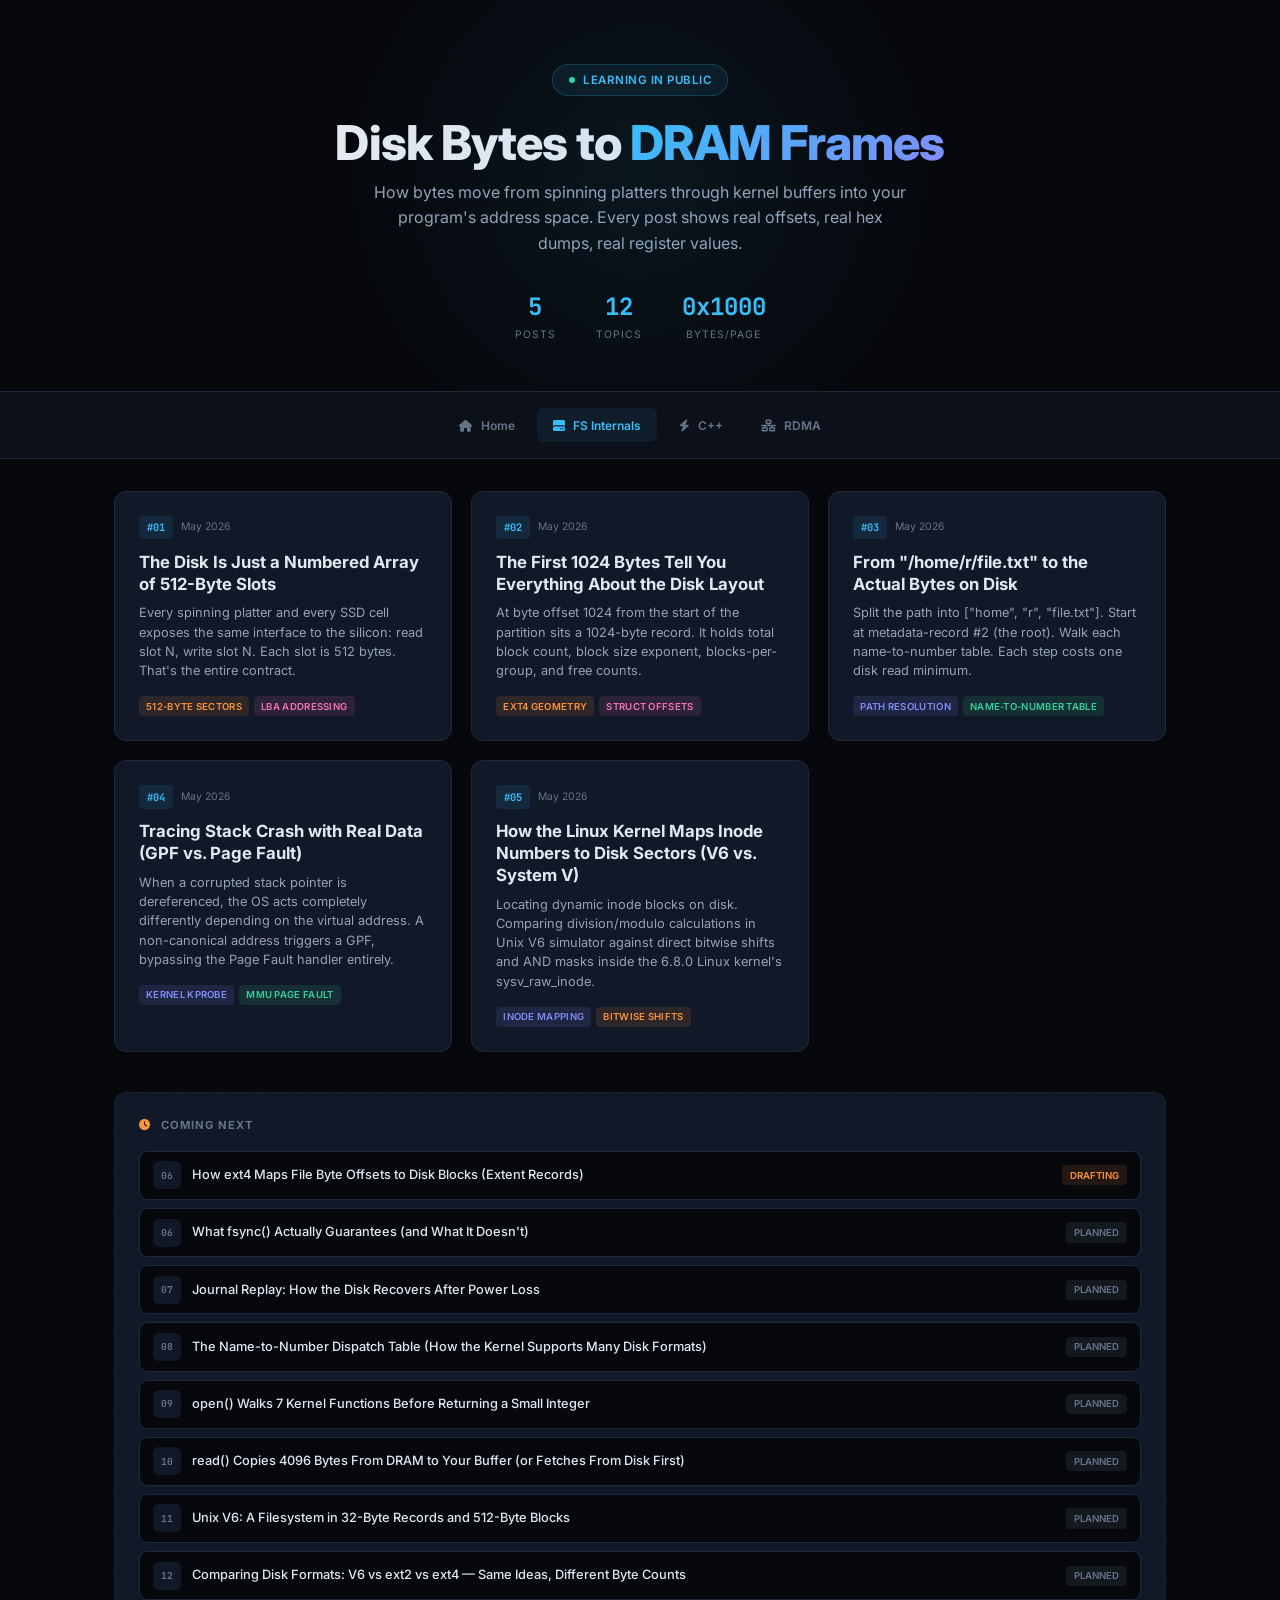
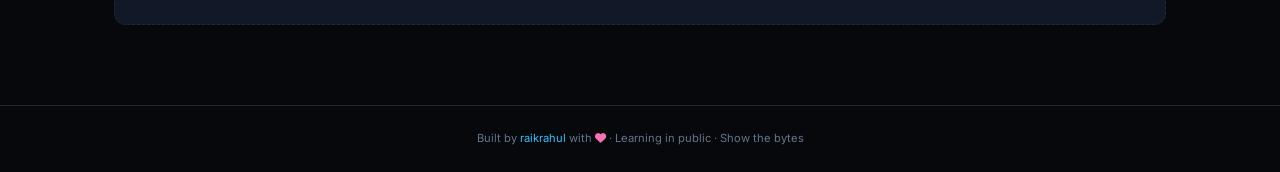
<file: fs-internals/index.html>
<!DOCTYPE html>
<html lang="en">
<head>
    <meta charset="UTF-8">
    <meta name="viewport" content="width=device-width, initial-scale=1.0">
    <title>Disk Bytes to DRAM Frames | Filesystem Internals Blog</title>
    <meta name="description" content="Learning filesystem internals from the ground up: real byte offsets, real disk sectors, real DRAM frames. No shortcuts.">
    <link rel="stylesheet" href="https://cdnjs.cloudflare.com/ajax/libs/font-awesome/6.5.1/css/all.min.css">
    <link href="https://fonts.googleapis.com/css2?family=JetBrains+Mono:wght@400;600;700&family=Inter:wght@300;400;500;600;700;800&display=swap" rel="stylesheet">
    <style>
        * { box-sizing: border-box; margin: 0; padding: 0; }
        :root {
            --bg: #06080c;
            --bg2: #0c1018;
            --card: #111827;
            --card-h: #1a2235;
            --border: #1e293b;
            --t1: #e2e8f0;
            --t2: #64748b;
            --t3: #94a3b8;
            --accent: #38bdf8;   /* sky blue */
            --accent2: #818cf8;  /* indigo */
            --accent3: #f472b6; /* pink */
            --green: #34d399;
            --orange: #fb923c;
            --mono: 'JetBrains Mono', monospace;
            --sans: 'Inter', -apple-system, sans-serif;
        }

        body {
            background: var(--bg);
            color: var(--t1);
            font-family: var(--sans);
            line-height: 1.6;
            min-height: 100vh;
        }

        /* --- HERO --- */
        .hero {
            position: relative;
            padding: 4rem 2rem 3rem;
            text-align: center;
            overflow: hidden;
            border-bottom: 1px solid var(--border);
        }
        .hero::before {
            content: '';
            position: absolute;
            top: -120px; left: 50%; transform: translateX(-50%);
            width: 600px; height: 600px;
            background: radial-gradient(circle, rgba(56,189,248,0.08) 0%, transparent 70%);
            pointer-events: none;
        }
        .hero-badge {
            display: inline-flex; align-items: center; gap: 0.5rem;
            padding: 0.35rem 1rem;
            background: rgba(56,189,248,0.08);
            border: 1px solid rgba(56,189,248,0.2);
            border-radius: 999px;
            font-size: 0.72rem; font-weight: 600;
            color: var(--accent);
            margin-bottom: 1.2rem;
            letter-spacing: 0.5px;
        }
        .hero-badge .dot { width: 6px; height: 6px; border-radius: 50%; background: var(--green); animation: pulse 2s infinite; }
        @keyframes pulse { 0%,100% { opacity: 1; } 50% { opacity: 0.3; } }
        .hero h1 {
            font-size: clamp(1.8rem, 4vw, 3rem);
            font-weight: 800;
            letter-spacing: -0.02em;
            line-height: 1.15;
            margin-bottom: 0.6rem;
        }
        .hero h1 span { background: linear-gradient(135deg, var(--accent), var(--accent2)); -webkit-background-clip: text; -webkit-text-fill-color: transparent; }
        .hero p {
            font-size: 1rem;
            color: var(--t3);
            max-width: 540px;
            margin: 0 auto;
        }
        .hero-stats {
            display: flex; justify-content: center; gap: 2.5rem;
            margin-top: 2rem;
        }
        .hero-stat { text-align: center; }
        .hero-stat .num { font-size: 1.5rem; font-weight: 700; font-family: var(--mono); color: var(--accent); }
        .hero-stat .lbl { font-size: 0.65rem; color: var(--t2); text-transform: uppercase; letter-spacing: 1px; }

        /* --- NAV --- */
        .nav {
            display: flex; justify-content: center; gap: 0.4rem;
            padding: 1rem 2rem;
            border-bottom: 1px solid var(--border);
            background: var(--bg2);
            position: sticky; top: 0; z-index: 100;
            backdrop-filter: blur(12px);
        }
        .nav a {
            font-size: 0.75rem; font-weight: 600;
            color: var(--t2); text-decoration: none;
            padding: 0.45rem 1rem;
            border-radius: 6px;
            transition: all 0.2s;
        }
        .nav a:hover, .nav a.active { color: var(--accent); background: rgba(56,189,248,0.08); }
        .nav a i { margin-right: 0.3rem; }

        /* --- GRID --- */
        .container { max-width: 1100px; margin: 0 auto; padding: 2rem 1.5rem; }
        .posts-grid {
            display: grid;
            grid-template-columns: repeat(auto-fill, minmax(320px, 1fr));
            gap: 1.2rem;
        }

        /* --- POST CARD --- */
        .post-card {
            background: var(--card);
            border: 1px solid var(--border);
            border-radius: 12px;
            padding: 1.5rem;
            text-decoration: none;
            color: var(--t1);
            transition: all 0.25s;
            position: relative;
            overflow: hidden;
        }
        .post-card::before {
            content: '';
            position: absolute; top: 0; left: 0;
            width: 100%; height: 3px;
            background: linear-gradient(90deg, var(--accent), var(--accent2));
            opacity: 0; transition: opacity 0.25s;
        }
        .post-card:hover { background: var(--card-h); transform: translateY(-2px); border-color: rgba(56,189,248,0.3); }
        .post-card:hover::before { opacity: 1; }

        .post-meta {
            display: flex; align-items: center; gap: 0.5rem;
            margin-bottom: 0.8rem;
        }
        .post-num {
            font-family: var(--mono);
            font-size: 0.65rem; font-weight: 700;
            color: var(--accent);
            padding: 0.2rem 0.5rem;
            background: rgba(56,189,248,0.1);
            border-radius: 4px;
        }
        .post-date { font-size: 0.65rem; color: var(--t2); }

        .post-card h3 {
            font-size: 1.05rem; font-weight: 700;
            margin-bottom: 0.5rem;
            line-height: 1.3;
        }
        .post-card p {
            font-size: 0.8rem;
            color: var(--t3);
            line-height: 1.5;
            margin-bottom: 1rem;
        }
        .post-tags { display: flex; flex-wrap: wrap; gap: 0.3rem; }
        .post-tag {
            font-size: 0.6rem; font-weight: 600;
            padding: 0.15rem 0.45rem;
            border-radius: 4px;
            text-transform: uppercase;
            letter-spacing: 0.3px;
        }
        .tag-disk { background: rgba(251,146,60,0.12); color: var(--orange); }
        .tag-mem { background: rgba(52,211,153,0.12); color: var(--green); }
        .tag-kernel { background: rgba(129,140,248,0.12); color: var(--accent2); }
        .tag-bytes { background: rgba(244,114,182,0.12); color: var(--accent3); }

        /* --- UPCOMING --- */
        .upcoming {
            margin-top: 2.5rem;
            padding: 1.5rem;
            background: var(--card);
            border: 1px dashed var(--border);
            border-radius: 12px;
        }
        .upcoming h2 {
            font-size: 0.7rem; font-weight: 700;
            color: var(--t2); text-transform: uppercase;
            letter-spacing: 1px; margin-bottom: 1rem;
        }
        .upcoming h2 i { color: var(--orange); margin-right: 0.4rem; }
        .upcoming-list { display: flex; flex-direction: column; gap: 0.5rem; }
        .upcoming-item {
            display: flex; align-items: center; gap: 0.7rem;
            padding: 0.6rem 0.8rem;
            border-radius: 8px;
            background: var(--bg);
            border: 1px solid var(--border);
        }
        .upcoming-item .idx {
            font-family: var(--mono);
            font-size: 0.6rem; font-weight: 700;
            color: var(--t2);
            width: 28px; height: 28px;
            display: flex; align-items: center; justify-content: center;
            background: var(--card);
            border-radius: 6px;
        }
        .upcoming-item .title { font-size: 0.8rem; font-weight: 500; }
        .upcoming-item .status {
            margin-left: auto;
            font-size: 0.6rem; font-weight: 600;
            padding: 0.15rem 0.5rem;
            border-radius: 4px;
        }
        .status-wip { background: rgba(251,146,60,0.12); color: var(--orange); }
        .status-planned { background: rgba(100,116,139,0.15); color: var(--t2); }

        /* --- FOOTER --- */
        footer {
            margin-top: 3rem;
            padding: 1.5rem 2rem;
            text-align: center;
            font-size: 0.7rem;
            color: var(--t2);
            border-top: 1px solid var(--border);
        }
        footer a { color: var(--accent); text-decoration: none; }
        footer i.fa-heart { color: var(--accent3); }

        @media (max-width: 700px) {
            .hero { padding: 2.5rem 1.5rem 2rem; }
            .hero-stats { gap: 1.5rem; }
            .posts-grid { grid-template-columns: 1fr; }
        }
    </style>
</head>
<body>

<div class="hero">
    <div class="hero-badge"><span class="dot"></span> LEARNING IN PUBLIC</div>
    <h1>Disk Bytes to <span>DRAM Frames</span></h1>
    <p>How bytes move from spinning platters through kernel buffers into your program's address space. Every post shows real offsets, real hex dumps, real register values.</p>
    <div class="hero-stats">
        <div class="hero-stat"><div class="num" id="post-count">5</div><div class="lbl">Posts</div></div>
        <div class="hero-stat"><div class="num">12</div><div class="lbl">Topics</div></div>
        <div class="hero-stat"><div class="num">0x1000</div><div class="lbl">Bytes/Page</div></div>
    </div>
</div>

<nav class="nav">
    <a href="../index.html"><i class="fas fa-home"></i> Home</a>
    <a href="index.html" class="active"><i class="fas fa-hard-drive"></i> FS Internals</a>
    <a href="../modern-cpp/index.html"><i class="fas fa-bolt"></i> C++</a>
    <a href="../rdmabasics/index.html"><i class="fas fa-network-wired"></i> RDMA</a>
</nav>

<div class="container">
    <div class="posts-grid">

        <a href="post01-disk-as-byte-array.html" class="post-card">
            <div class="post-meta">
                <span class="post-num">#01</span>
                <span class="post-date">May 2026</span>
            </div>
            <h3>The Disk Is Just a Numbered Array of 512-Byte Slots</h3>
            <p>Every spinning platter and every SSD cell exposes the same interface to the silicon: read slot N, write slot N. Each slot is 512 bytes. That's the entire contract.</p>
            <div class="post-tags">
                <span class="post-tag tag-disk">512-byte sectors</span>
                <span class="post-tag tag-bytes">LBA addressing</span>
            </div>
        </a>

        <a href="post02-superblock-geometry.html" class="post-card">
            <div class="post-meta">
                <span class="post-num">#02</span>
                <span class="post-date">May 2026</span>
            </div>
            <h3>The First 1024 Bytes Tell You Everything About the Disk Layout</h3>
            <p>At byte offset 1024 from the start of the partition sits a 1024-byte record. It holds total block count, block size exponent, blocks-per-group, and free counts.</p>
            <div class="post-tags">
                <span class="post-tag tag-disk">ext4 geometry</span>
                <span class="post-tag tag-bytes">struct offsets</span>
            </div>
        </a>

        <a href="post03-finding-a-file.html" class="post-card">
            <div class="post-meta">
                <span class="post-num">#03</span>
                <span class="post-date">May 2026</span>
            </div>
            <h3>From "/home/r/file.txt" to the Actual Bytes on Disk</h3>
            <p>Split the path into ["home", "r", "file.txt"]. Start at metadata-record #2 (the root). Walk each name-to-number table. Each step costs one disk read minimum.</p>
            <div class="post-tags">
                <span class="post-tag tag-kernel">path resolution</span>
                <span class="post-tag tag-mem">name-to-number table</span>
            </div>
        </a>

        <a href="post04-tracing-stack-crash.html" class="post-card">
            <div class="post-meta">
                <span class="post-num">#04</span>
                <span class="post-date">May 2026</span>
            </div>
            <h3>Tracing Stack Crash with Real Data (GPF vs. Page Fault)</h3>
            <p>When a corrupted stack pointer is dereferenced, the OS acts completely differently depending on the virtual address. A non-canonical address triggers a GPF, bypassing the Page Fault handler entirely.</p>
            <div class="post-tags">
                <span class="post-tag tag-kernel">kernel kprobe</span>
                <span class="post-tag tag-mem">MMU page fault</span>
            </div>
        </a>

        <a href="post05-kernel-sysv-iget.html" class="post-card">
            <div class="post-meta">
                <span class="post-num">#05</span>
                <span class="post-date">May 2026</span>
            </div>
            <h3>How the Linux Kernel Maps Inode Numbers to Disk Sectors (V6 vs. System V)</h3>
            <p>Locating dynamic inode blocks on disk. Comparing division/modulo calculations in Unix V6 simulator against direct bitwise shifts and AND masks inside the 6.8.0 Linux kernel's sysv_raw_inode.</p>
            <div class="post-tags">
                <span class="post-tag tag-kernel">inode mapping</span>
                <span class="post-tag tag-disk">bitwise shifts</span>
            </div>
        </a>

    </div>

    <div class="upcoming">
        <h2><i class="fas fa-clock"></i> Coming Next</h2>
        <div class="upcoming-list">
            <div class="upcoming-item">
                <span class="idx">06</span>
                <span class="title">How ext4 Maps File Byte Offsets to Disk Blocks (Extent Records)</span>
                <span class="status status-wip">DRAFTING</span>
            </div>
            <div class="upcoming-item">
                <span class="idx">06</span>
                <span class="title">What fsync() Actually Guarantees (and What It Doesn't)</span>
                <span class="status status-planned">PLANNED</span>
            </div>
            <div class="upcoming-item">
                <span class="idx">07</span>
                <span class="title">Journal Replay: How the Disk Recovers After Power Loss</span>
                <span class="status status-planned">PLANNED</span>
            </div>
            <div class="upcoming-item">
                <span class="idx">08</span>
                <span class="title">The Name-to-Number Dispatch Table (How the Kernel Supports Many Disk Formats)</span>
                <span class="status status-planned">PLANNED</span>
            </div>
            <div class="upcoming-item">
                <span class="idx">09</span>
                <span class="title">open() Walks 7 Kernel Functions Before Returning a Small Integer</span>
                <span class="status status-planned">PLANNED</span>
            </div>
            <div class="upcoming-item">
                <span class="idx">10</span>
                <span class="title">read() Copies 4096 Bytes From DRAM to Your Buffer (or Fetches From Disk First)</span>
                <span class="status status-planned">PLANNED</span>
            </div>
            <div class="upcoming-item">
                <span class="idx">11</span>
                <span class="title">Unix V6: A Filesystem in 32-Byte Records and 512-Byte Blocks</span>
                <span class="status status-planned">PLANNED</span>
            </div>
            <div class="upcoming-item">
                <span class="idx">12</span>
                <span class="title">Comparing Disk Formats: V6 vs ext2 vs ext4 — Same Ideas, Different Byte Counts</span>
                <span class="status status-planned">PLANNED</span>
            </div>
        </div>
    </div>
</div>

<footer>
    Built by <a href="https://github.com/raikrahul">raikrahul</a> with <i class="fas fa-heart"></i> &middot;
    Learning in public &middot; Show the bytes
</footer>

</body>
</html>
</file>
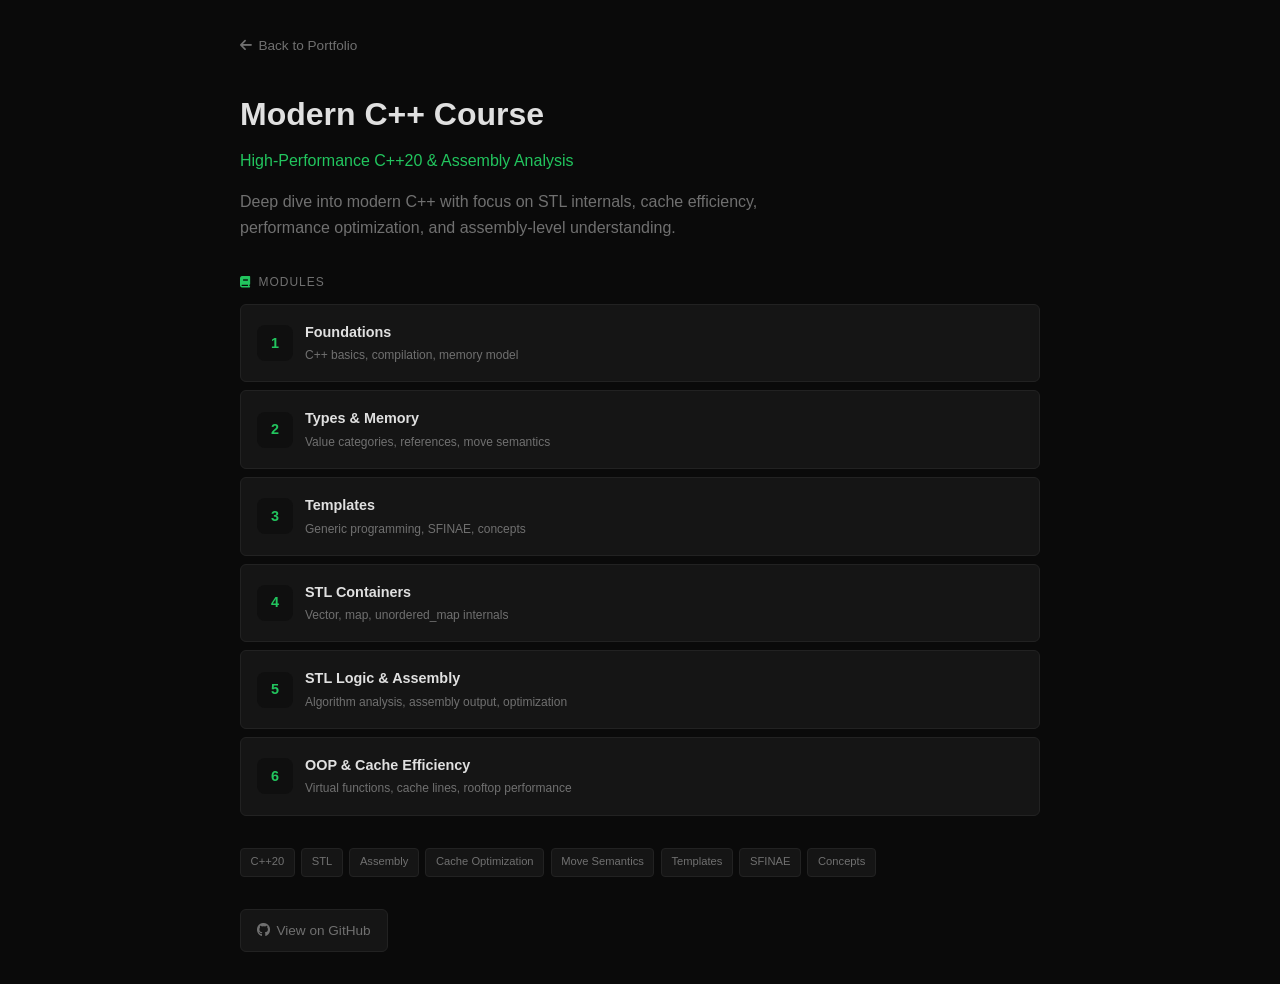
<file: modern-cpp/index.html>
<!DOCTYPE html>
<html lang="en">
<head>
    <meta charset="UTF-8">
    <meta name="viewport" content="width=device-width, initial-scale=1.0">
    <title>Modern C++ Course | Raik Rahul</title>
    <link rel="stylesheet" href="https://cdnjs.cloudflare.com/ajax/libs/font-awesome/6.5.1/css/all.min.css">
    <style>
        * { box-sizing: border-box; margin: 0; padding: 0; }
        :root {
            --bg1: #0a0a0a; --bg2: #0f0f0f; --card: #151515; --card-h: #1a1a1a;
            --t1: #e0e0e0; --t2: #707070; --green: #22c55e; --red: #ef4444; --border: #222;
        }
        body { background: var(--bg1); color: var(--t1); font-family: -apple-system, BlinkMacSystemFont, "Segoe UI", sans-serif; line-height: 1.6; padding: 2rem; }
        .container { max-width: 800px; margin: 0 auto; }
        
        .back { display: inline-flex; align-items: center; gap: 0.4rem; color: var(--t2); text-decoration: none; font-size: 0.85rem; margin-bottom: 2rem; }
        .back:hover { color: var(--green); }
        
        h1 { font-size: 2rem; margin-bottom: 0.5rem; }
        .subtitle { color: var(--green); font-size: 1rem; margin-bottom: 1rem; }
        .desc { color: var(--t2); margin-bottom: 2rem; max-width: 600px; }
        
        .section { margin-bottom: 2rem; }
        .section-title { font-size: 0.75rem; color: var(--t2); text-transform: uppercase; letter-spacing: 1px; margin-bottom: 0.75rem; display: flex; align-items: center; gap: 0.4rem; }
        .section-title i { color: var(--green); }
        
        .modules { display: flex; flex-direction: column; gap: 0.5rem; }
        .module { display: flex; align-items: center; gap: 0.75rem; background: var(--card); border: 1px solid var(--border); border-radius: 6px; padding: 1rem; text-decoration: none; transition: 0.2s; }
        .module:hover { background: var(--card-h); border-color: #333; }
        .module-num { width: 36px; height: 36px; border-radius: 8px; background: var(--bg2); display: flex; align-items: center; justify-content: center; font-weight: 700; color: var(--green); font-size: 0.9rem; }
        .module:hover .module-num { background: var(--green); color: #000; }
        .module-info h3 { font-size: 0.9rem; color: var(--t1); margin-bottom: 0.15rem; }
        .module-info p { font-size: 0.75rem; color: var(--t2); }
        
        .topics { display: flex; flex-wrap: wrap; gap: 0.4rem; margin-top: 1.5rem; }
        .topic { font-size: 0.7rem; padding: 0.3rem 0.6rem; background: var(--card); border: 1px solid var(--border); border-radius: 4px; color: var(--t2); }
        
        .repo-link { display: inline-flex; align-items: center; gap: 0.4rem; color: var(--t2); text-decoration: none; font-size: 0.85rem; margin-top: 2rem; padding: 0.6rem 1rem; background: var(--card); border: 1px solid var(--border); border-radius: 6px; }
        .repo-link:hover { border-color: var(--green); color: var(--green); }
    </style>
</head>
<body>
    <div class="container">
        <a href="../index.html" class="back"><i class="fas fa-arrow-left"></i> Back to Portfolio</a>
        
        <h1>Modern C++ Course</h1>
        <p class="subtitle">High-Performance C++20 & Assembly Analysis</p>
        <p class="desc">Deep dive into modern C++ with focus on STL internals, cache efficiency, performance optimization, and assembly-level understanding.</p>
        
        <div class="section">
            <div class="section-title"><i class="fas fa-book"></i> Modules</div>
            <div class="modules">
                <a href="https://github.com/raikrahul/modern-cpp-course-setup/tree/main/1" class="module">
                    <div class="module-num">1</div>
                    <div class="module-info">
                        <h3>Foundations</h3>
                        <p>C++ basics, compilation, memory model</p>
                    </div>
                </a>
                <a href="https://github.com/raikrahul/modern-cpp-course-setup/tree/main/2" class="module">
                    <div class="module-num">2</div>
                    <div class="module-info">
                        <h3>Types & Memory</h3>
                        <p>Value categories, references, move semantics</p>
                    </div>
                </a>
                <a href="https://github.com/raikrahul/modern-cpp-course-setup/tree/main/3" class="module">
                    <div class="module-num">3</div>
                    <div class="module-info">
                        <h3>Templates</h3>
                        <p>Generic programming, SFINAE, concepts</p>
                    </div>
                </a>
                <a href="https://github.com/raikrahul/modern-cpp-course-setup/tree/main/4" class="module">
                    <div class="module-num">4</div>
                    <div class="module-info">
                        <h3>STL Containers</h3>
                        <p>Vector, map, unordered_map internals</p>
                    </div>
                </a>
                <a href="https://github.com/raikrahul/modern-cpp-course-setup/tree/main/5" class="module">
                    <div class="module-num">5</div>
                    <div class="module-info">
                        <h3>STL Logic & Assembly</h3>
                        <p>Algorithm analysis, assembly output, optimization</p>
                    </div>
                </a>
                <a href="https://github.com/raikrahul/modern-cpp-course-setup/tree/main/6" class="module">
                    <div class="module-num">6</div>
                    <div class="module-info">
                        <h3>OOP & Cache Efficiency</h3>
                        <p>Virtual functions, cache lines, rooftop performance</p>
                    </div>
                </a>
            </div>
        </div>
        
        <div class="topics">
            <span class="topic">C++20</span>
            <span class="topic">STL</span>
            <span class="topic">Assembly</span>
            <span class="topic">Cache Optimization</span>
            <span class="topic">Move Semantics</span>
            <span class="topic">Templates</span>
            <span class="topic">SFINAE</span>
            <span class="topic">Concepts</span>
        </div>
        
        <a href="https://github.com/raikrahul/modern-cpp-course-setup" class="repo-link" target="_blank">
            <i class="fab fa-github"></i> View on GitHub
        </a>
    </div>
</body>
</html>
</file>
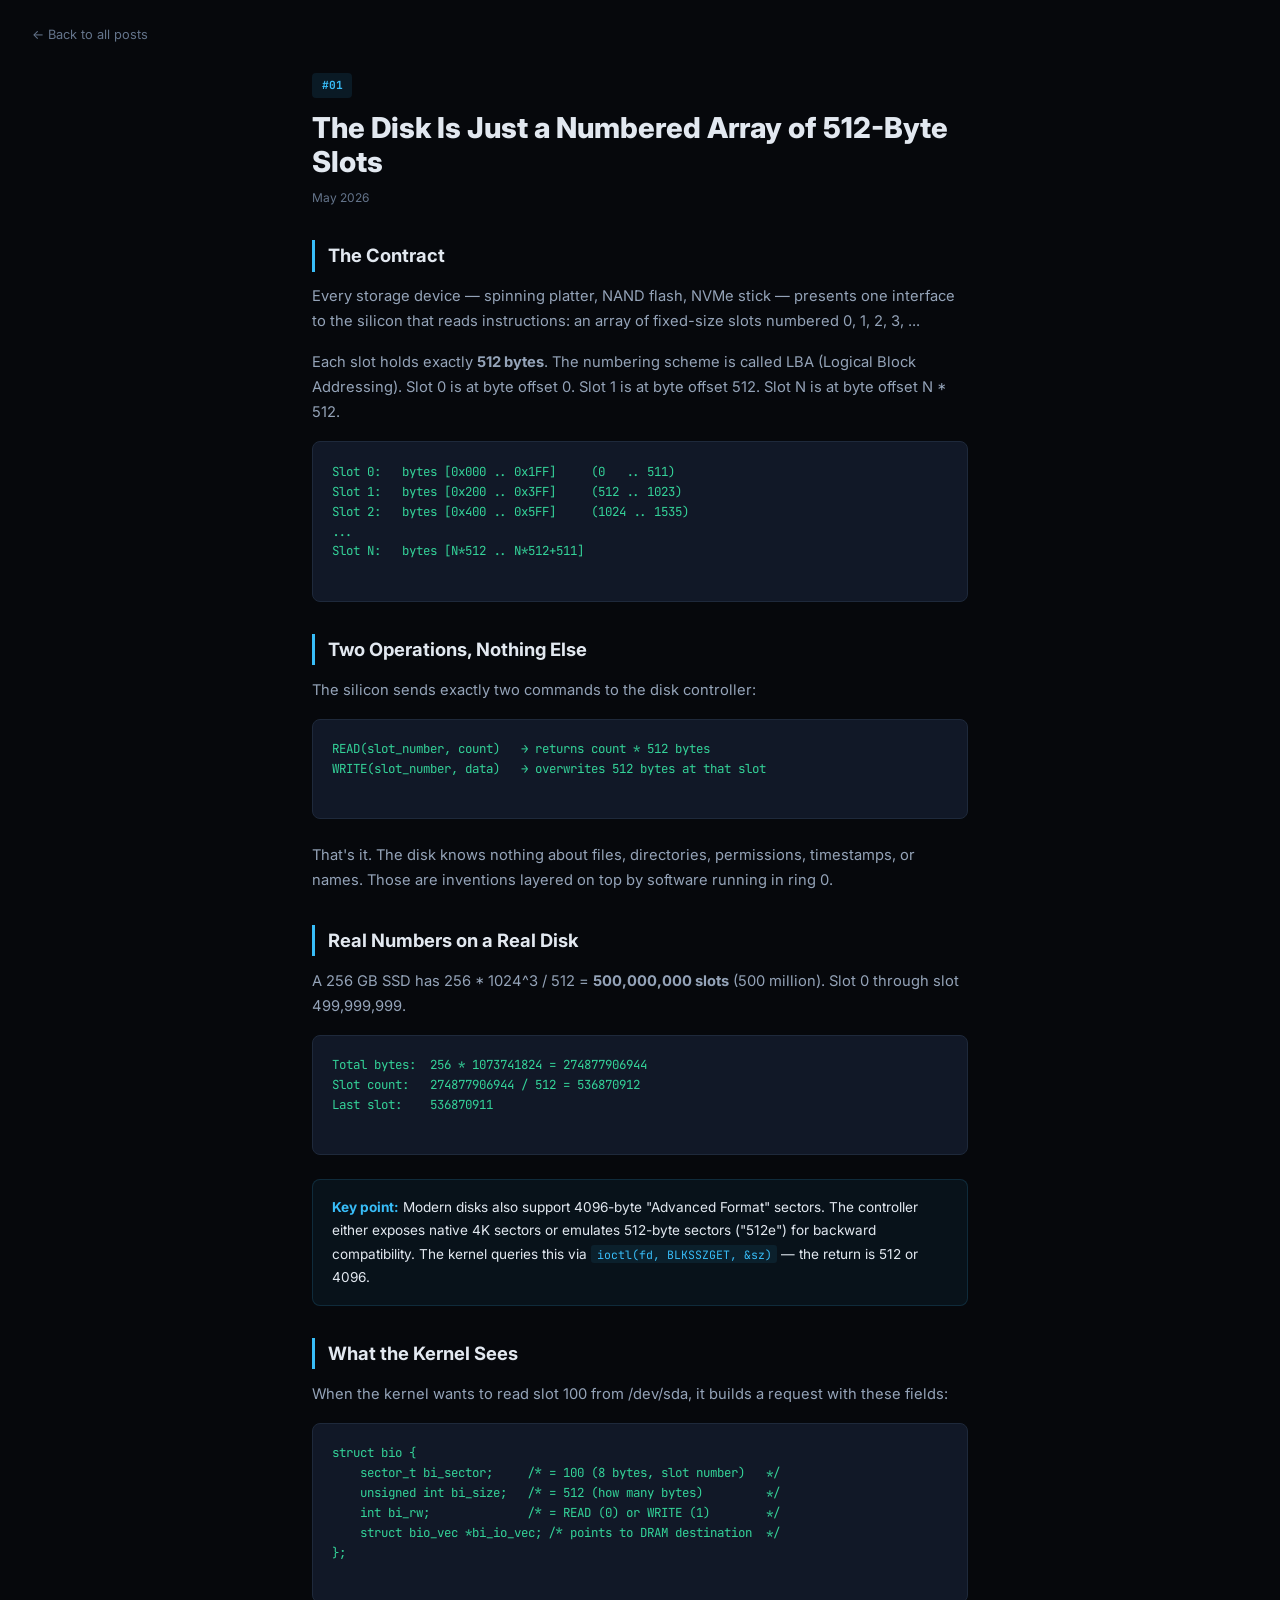
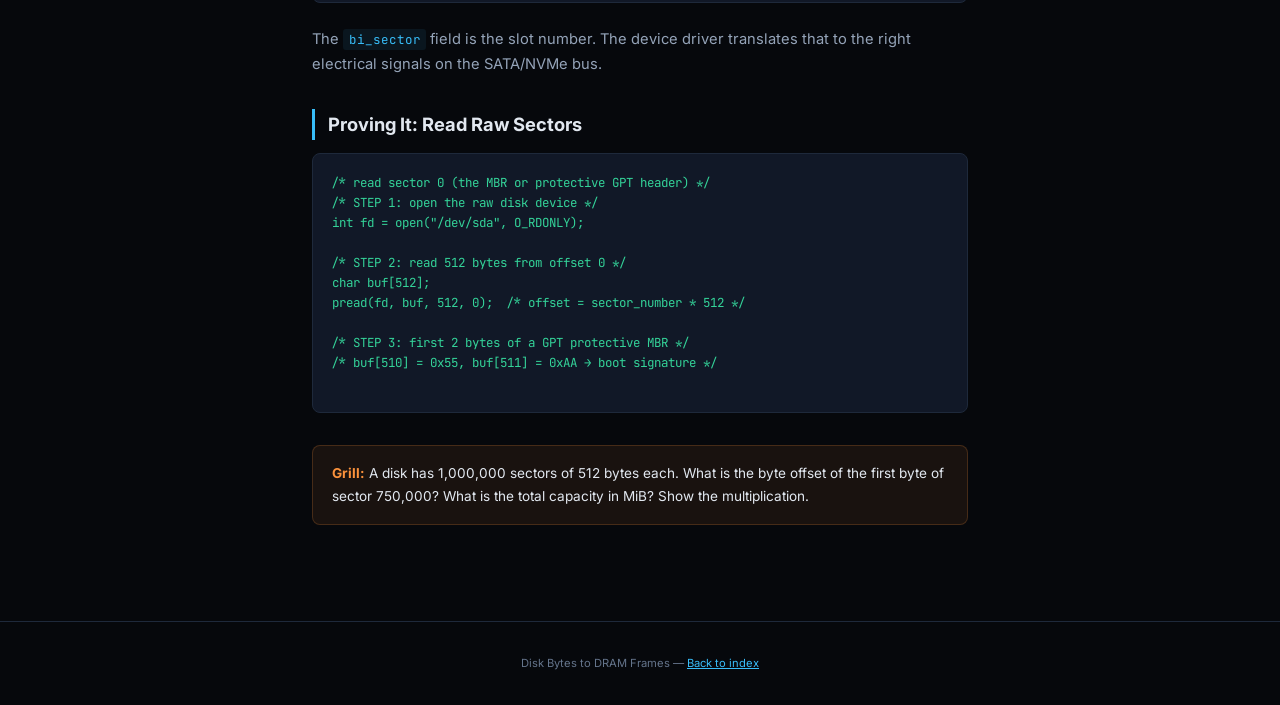
<file: fs-internals/post01-disk-as-byte-array.html>
<!DOCTYPE html>
<html lang="en">
<head>
    <meta charset="UTF-8">
    <meta name="viewport" content="width=device-width, initial-scale=1.0">
    <title>#01: The Disk Is Just a Numbered Array of 512-Byte Slots</title>
    <meta name="description" content="Every disk, spinning or solid-state, presents itself as slot[0], slot[1], slot[2]... Each slot holds exactly 512 bytes. That is the entire hardware contract.">
    <link href="https://fonts.googleapis.com/css2?family=JetBrains+Mono:wght@400;600;700&family=Inter:wght@300;400;500;600;700;800&display=swap" rel="stylesheet">
    <style>
        * { box-sizing: border-box; margin: 0; padding: 0; }
        :root {
            --bg: #06080c; --bg2: #0c1018; --card: #111827; --border: #1e293b;
            --t1: #e2e8f0; --t2: #64748b; --t3: #94a3b8;
            --accent: #38bdf8; --accent2: #818cf8; --green: #34d399;
            --orange: #fb923c; --accent3: #f472b6;
            --mono: 'JetBrains Mono', monospace; --sans: 'Inter', sans-serif;
        }
        body { background: var(--bg); color: var(--t1); font-family: var(--sans); line-height: 1.7; }
        .back { display: inline-flex; align-items: center; gap: 0.4rem; color: var(--t2); text-decoration: none; font-size: 0.8rem; padding: 1.5rem 2rem; }
        .back:hover { color: var(--accent); }
        article { max-width: 720px; margin: 0 auto; padding: 0 2rem 4rem; }
        .post-num { font-family: var(--mono); font-size: 0.7rem; font-weight: 700; color: var(--accent); padding: 0.2rem 0.6rem; background: rgba(56,189,248,0.1); border-radius: 4px; display: inline-block; margin-bottom: 0.8rem; }
        h1 { font-size: 1.8rem; font-weight: 800; line-height: 1.2; margin-bottom: 0.5rem; }
        .date { font-size: 0.75rem; color: var(--t2); margin-bottom: 2rem; }
        h2 { font-size: 1.15rem; font-weight: 700; margin: 2rem 0 0.8rem; border-left: 3px solid var(--accent); padding-left: 0.8rem; }
        p { margin-bottom: 1rem; color: var(--t3); font-size: 0.92rem; }
        pre { background: var(--card); border: 1px solid var(--border); border-radius: 8px; padding: 1.2rem; overflow-x: auto; margin-bottom: 1.5rem; font-family: var(--mono); font-size: 0.78rem; color: var(--green); line-height: 1.6; }
        code { font-family: var(--mono); font-size: 0.85em; background: rgba(56,189,248,0.08); padding: 0.1rem 0.35rem; border-radius: 3px; color: var(--accent); }
        .callout { background: rgba(56,189,248,0.06); border: 1px solid rgba(56,189,248,0.15); border-radius: 8px; padding: 1rem 1.2rem; margin-bottom: 1.5rem; font-size: 0.85rem; }
        .callout strong { color: var(--accent); }
        .grill { background: rgba(251,146,60,0.08); border: 1px solid rgba(251,146,60,0.2); border-radius: 8px; padding: 1rem 1.2rem; margin: 2rem 0; font-size: 0.85rem; }
        .grill strong { color: var(--orange); }
        footer { text-align: center; padding: 2rem; font-size: 0.7rem; color: var(--t2); border-top: 1px solid var(--border); }
    </style>
</head>
<body>
<a href="index.html" class="back">← Back to all posts</a>
<article>
    <span class="post-num">#01</span>
    <h1>The Disk Is Just a Numbered Array of 512-Byte Slots</h1>
    <div class="date">May 2026</div>

    <h2>The Contract</h2>
    <p>Every storage device — spinning platter, NAND flash, NVMe stick — presents one interface to the silicon that reads instructions: an array of fixed-size slots numbered 0, 1, 2, 3, ...</p>
    <p>Each slot holds exactly <strong>512 bytes</strong>. The numbering scheme is called LBA (Logical Block Addressing). Slot 0 is at byte offset 0. Slot 1 is at byte offset 512. Slot N is at byte offset N * 512.</p>

    <pre>
Slot 0:   bytes [0x000 .. 0x1FF]     (0   .. 511)
Slot 1:   bytes [0x200 .. 0x3FF]     (512 .. 1023)
Slot 2:   bytes [0x400 .. 0x5FF]     (1024 .. 1535)
...
Slot N:   bytes [N*512 .. N*512+511]
    </pre>

    <h2>Two Operations, Nothing Else</h2>
    <p>The silicon sends exactly two commands to the disk controller:</p>
    <pre>
READ(slot_number, count)   → returns count * 512 bytes
WRITE(slot_number, data)   → overwrites 512 bytes at that slot
    </pre>
    <p>That's it. The disk knows nothing about files, directories, permissions, timestamps, or names. Those are inventions layered on top by software running in ring 0.</p>

    <h2>Real Numbers on a Real Disk</h2>
    <p>A 256 GB SSD has 256 * 1024^3 / 512 = <strong>500,000,000 slots</strong> (500 million). Slot 0 through slot 499,999,999.</p>
    <pre>
Total bytes:  256 * 1073741824 = 274877906944
Slot count:   274877906944 / 512 = 536870912
Last slot:    536870911
    </pre>

    <div class="callout">
        <strong>Key point:</strong> Modern disks also support 4096-byte "Advanced Format" sectors. The controller either exposes native 4K sectors or emulates 512-byte sectors ("512e") for backward compatibility. The kernel queries this via <code>ioctl(fd, BLKSSZGET, &sz)</code> — the return is 512 or 4096.
    </div>

    <h2>What the Kernel Sees</h2>
    <p>When the kernel wants to read slot 100 from /dev/sda, it builds a request with these fields:</p>
    <pre>
struct bio {
    sector_t bi_sector;     /* = 100 (8 bytes, slot number)   */
    unsigned int bi_size;   /* = 512 (how many bytes)         */
    int bi_rw;              /* = READ (0) or WRITE (1)        */
    struct bio_vec *bi_io_vec; /* points to DRAM destination  */
};
    </pre>
    <p>The <code>bi_sector</code> field is the slot number. The device driver translates that to the right electrical signals on the SATA/NVMe bus.</p>

    <h2>Proving It: Read Raw Sectors</h2>
    <pre>
/* read sector 0 (the MBR or protective GPT header) */
/* STEP 1: open the raw disk device */
int fd = open("/dev/sda", O_RDONLY);

/* STEP 2: read 512 bytes from offset 0 */
char buf[512];
pread(fd, buf, 512, 0);  /* offset = sector_number * 512 */

/* STEP 3: first 2 bytes of a GPT protective MBR */
/* buf[510] = 0x55, buf[511] = 0xAA → boot signature */
    </pre>

    <div class="grill">
        <strong>Grill:</strong> A disk has 1,000,000 sectors of 512 bytes each. What is the byte offset of the first byte of sector 750,000? What is the total capacity in MiB? Show the multiplication.
    </div>
</article>
<footer>Disk Bytes to DRAM Frames — <a href="index.html" style="color:var(--accent);">Back to index</a></footer>
</body>
</html>
</file>
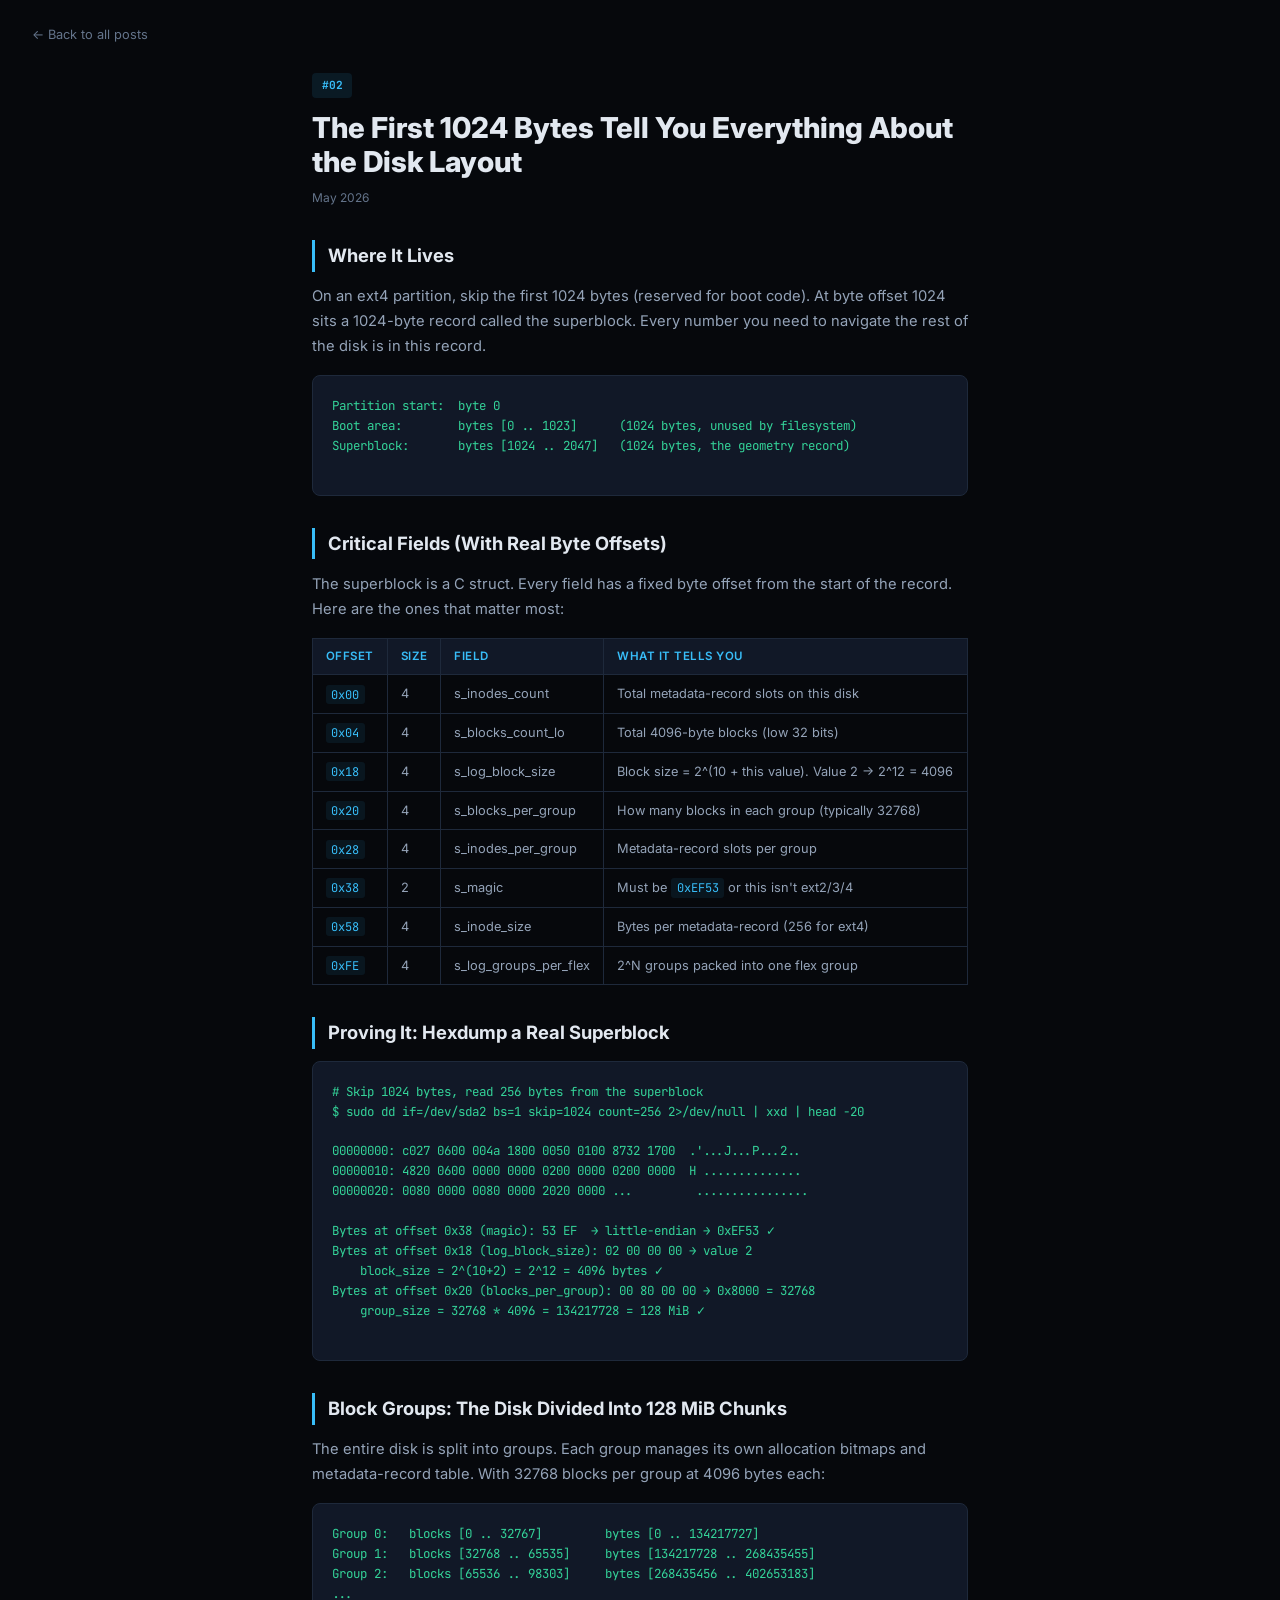
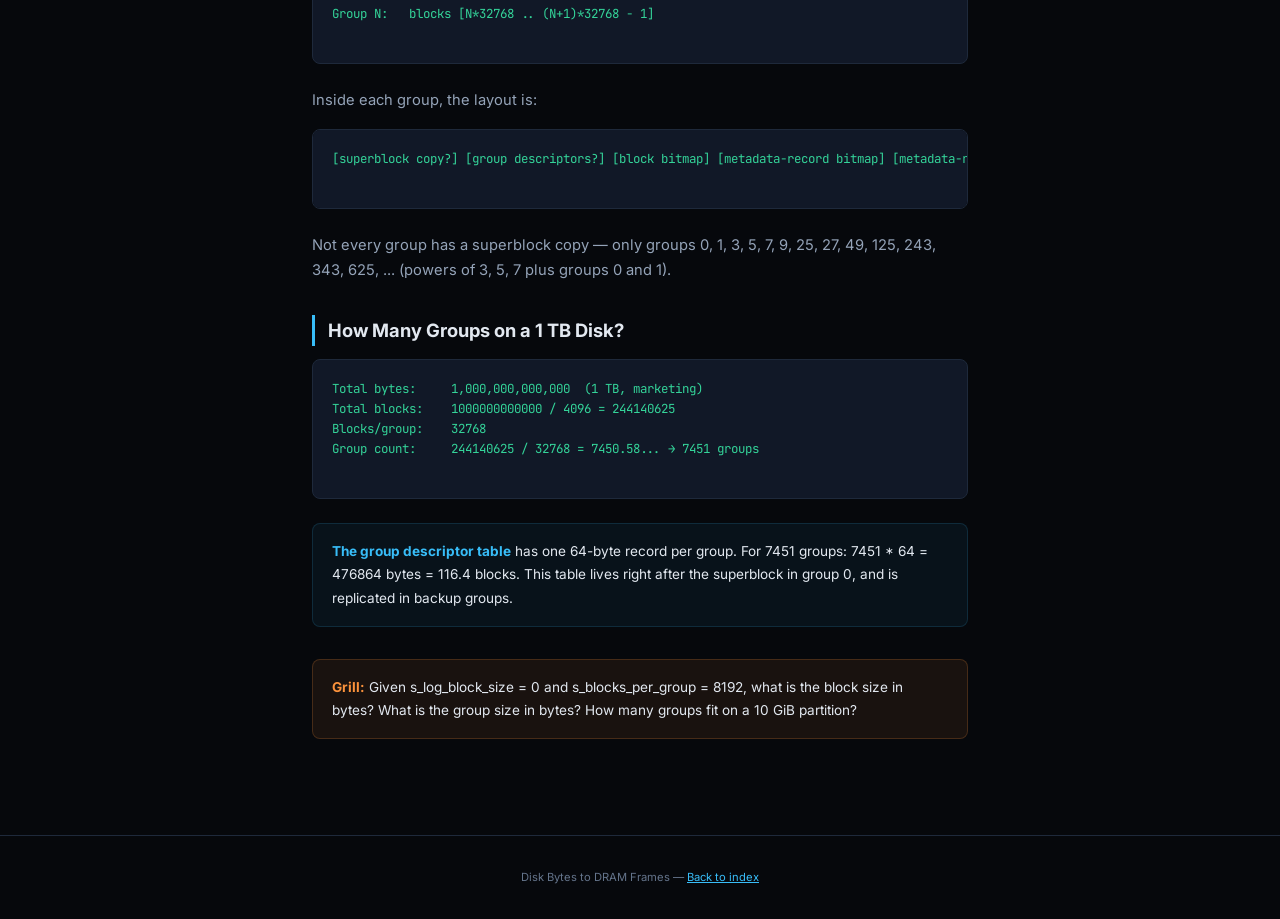
<file: fs-internals/post02-superblock-geometry.html>
<!DOCTYPE html>
<html lang="en">
<head>
    <meta charset="UTF-8">
    <meta name="viewport" content="width=device-width, initial-scale=1.0">
    <title>#02: The First 1024 Bytes Tell You Everything About the Disk Layout</title>
    <link href="https://fonts.googleapis.com/css2?family=JetBrains+Mono:wght@400;600;700&family=Inter:wght@300;400;500;600;700;800&display=swap" rel="stylesheet">
    <style>
        * { box-sizing: border-box; margin: 0; padding: 0; }
        :root { --bg: #06080c; --bg2: #0c1018; --card: #111827; --border: #1e293b; --t1: #e2e8f0; --t2: #64748b; --t3: #94a3b8; --accent: #38bdf8; --accent2: #818cf8; --green: #34d399; --orange: #fb923c; --accent3: #f472b6; --mono: 'JetBrains Mono', monospace; --sans: 'Inter', sans-serif; }
        body { background: var(--bg); color: var(--t1); font-family: var(--sans); line-height: 1.7; }
        .back { display: inline-flex; align-items: center; gap: 0.4rem; color: var(--t2); text-decoration: none; font-size: 0.8rem; padding: 1.5rem 2rem; }
        .back:hover { color: var(--accent); }
        article { max-width: 720px; margin: 0 auto; padding: 0 2rem 4rem; }
        .post-num { font-family: var(--mono); font-size: 0.7rem; font-weight: 700; color: var(--accent); padding: 0.2rem 0.6rem; background: rgba(56,189,248,0.1); border-radius: 4px; display: inline-block; margin-bottom: 0.8rem; }
        h1 { font-size: 1.8rem; font-weight: 800; line-height: 1.2; margin-bottom: 0.5rem; }
        .date { font-size: 0.75rem; color: var(--t2); margin-bottom: 2rem; }
        h2 { font-size: 1.15rem; font-weight: 700; margin: 2rem 0 0.8rem; border-left: 3px solid var(--accent); padding-left: 0.8rem; }
        p { margin-bottom: 1rem; color: var(--t3); font-size: 0.92rem; }
        pre { background: var(--card); border: 1px solid var(--border); border-radius: 8px; padding: 1.2rem; overflow-x: auto; margin-bottom: 1.5rem; font-family: var(--mono); font-size: 0.78rem; color: var(--green); line-height: 1.6; }
        code { font-family: var(--mono); font-size: 0.85em; background: rgba(56,189,248,0.08); padding: 0.1rem 0.35rem; border-radius: 3px; color: var(--accent); }
        .callout { background: rgba(56,189,248,0.06); border: 1px solid rgba(56,189,248,0.15); border-radius: 8px; padding: 1rem 1.2rem; margin-bottom: 1.5rem; font-size: 0.85rem; }
        .callout strong { color: var(--accent); }
        .grill { background: rgba(251,146,60,0.08); border: 1px solid rgba(251,146,60,0.2); border-radius: 8px; padding: 1rem 1.2rem; margin: 2rem 0; font-size: 0.85rem; }
        .grill strong { color: var(--orange); }
        table { width: 100%; border-collapse: collapse; margin-bottom: 1.5rem; font-size: 0.8rem; }
        th, td { padding: 0.5rem 0.8rem; border: 1px solid var(--border); text-align: left; }
        th { background: var(--card); color: var(--accent); font-weight: 600; font-size: 0.72rem; text-transform: uppercase; letter-spacing: 0.5px; }
        td { color: var(--t3); }
        td code { font-size: 0.75rem; }
        footer { text-align: center; padding: 2rem; font-size: 0.7rem; color: var(--t2); border-top: 1px solid var(--border); }
    </style>
</head>
<body>
<a href="index.html" class="back">← Back to all posts</a>
<article>
    <span class="post-num">#02</span>
    <h1>The First 1024 Bytes Tell You Everything About the Disk Layout</h1>
    <div class="date">May 2026</div>

    <h2>Where It Lives</h2>
    <p>On an ext4 partition, skip the first 1024 bytes (reserved for boot code). At byte offset 1024 sits a 1024-byte record called the superblock. Every number you need to navigate the rest of the disk is in this record.</p>
    <pre>
Partition start:  byte 0
Boot area:        bytes [0 .. 1023]      (1024 bytes, unused by filesystem)
Superblock:       bytes [1024 .. 2047]   (1024 bytes, the geometry record)
    </pre>

    <h2>Critical Fields (With Real Byte Offsets)</h2>
    <p>The superblock is a C struct. Every field has a fixed byte offset from the start of the record. Here are the ones that matter most:</p>

    <table>
        <tr><th>Offset</th><th>Size</th><th>Field</th><th>What It Tells You</th></tr>
        <tr><td><code>0x00</code></td><td>4</td><td>s_inodes_count</td><td>Total metadata-record slots on this disk</td></tr>
        <tr><td><code>0x04</code></td><td>4</td><td>s_blocks_count_lo</td><td>Total 4096-byte blocks (low 32 bits)</td></tr>
        <tr><td><code>0x18</code></td><td>4</td><td>s_log_block_size</td><td>Block size = 2^(10 + this value). Value 2 → 2^12 = 4096</td></tr>
        <tr><td><code>0x20</code></td><td>4</td><td>s_blocks_per_group</td><td>How many blocks in each group (typically 32768)</td></tr>
        <tr><td><code>0x28</code></td><td>4</td><td>s_inodes_per_group</td><td>Metadata-record slots per group</td></tr>
        <tr><td><code>0x38</code></td><td>2</td><td>s_magic</td><td>Must be <code>0xEF53</code> or this isn't ext2/3/4</td></tr>
        <tr><td><code>0x58</code></td><td>4</td><td>s_inode_size</td><td>Bytes per metadata-record (256 for ext4)</td></tr>
        <tr><td><code>0xFE</code></td><td>4</td><td>s_log_groups_per_flex</td><td>2^N groups packed into one flex group</td></tr>
    </table>

    <h2>Proving It: Hexdump a Real Superblock</h2>
    <pre>
# Skip 1024 bytes, read 256 bytes from the superblock
$ sudo dd if=/dev/sda2 bs=1 skip=1024 count=256 2>/dev/null | xxd | head -20

00000000: c027 0600 004a 1800 0050 0100 8732 1700  .'...J...P...2..
00000010: 4820 0600 0000 0000 0200 0000 0200 0000  H ..............
00000020: 0080 0000 0080 0000 2020 0000 ...         ................

Bytes at offset 0x38 (magic): 53 EF  → little-endian → 0xEF53 ✓
Bytes at offset 0x18 (log_block_size): 02 00 00 00 → value 2
    block_size = 2^(10+2) = 2^12 = 4096 bytes ✓
Bytes at offset 0x20 (blocks_per_group): 00 80 00 00 → 0x8000 = 32768
    group_size = 32768 * 4096 = 134217728 = 128 MiB ✓
    </pre>

    <h2>Block Groups: The Disk Divided Into 128 MiB Chunks</h2>
    <p>The entire disk is split into groups. Each group manages its own allocation bitmaps and metadata-record table. With 32768 blocks per group at 4096 bytes each:</p>
    <pre>
Group 0:   blocks [0 .. 32767]         bytes [0 .. 134217727]
Group 1:   blocks [32768 .. 65535]     bytes [134217728 .. 268435455]
Group 2:   blocks [65536 .. 98303]     bytes [268435456 .. 402653183]
...
Group N:   blocks [N*32768 .. (N+1)*32768 - 1]
    </pre>

    <p>Inside each group, the layout is:</p>
    <pre>
[superblock copy?] [group descriptors?] [block bitmap] [metadata-record bitmap] [metadata-record table] [data blocks]
    </pre>
    <p>Not every group has a superblock copy — only groups 0, 1, 3, 5, 7, 9, 25, 27, 49, 125, 243, 343, 625, ... (powers of 3, 5, 7 plus groups 0 and 1).</p>

    <h2>How Many Groups on a 1 TB Disk?</h2>
    <pre>
Total bytes:     1,000,000,000,000  (1 TB, marketing)
Total blocks:    1000000000000 / 4096 = 244140625
Blocks/group:    32768
Group count:     244140625 / 32768 = 7450.58... → 7451 groups
    </pre>

    <div class="callout">
        <strong>The group descriptor table</strong> has one 64-byte record per group. For 7451 groups: 7451 * 64 = 476864 bytes = 116.4 blocks. This table lives right after the superblock in group 0, and is replicated in backup groups.
    </div>

    <div class="grill">
        <strong>Grill:</strong> Given s_log_block_size = 0 and s_blocks_per_group = 8192, what is the block size in bytes? What is the group size in bytes? How many groups fit on a 10 GiB partition?
    </div>
</article>
<footer>Disk Bytes to DRAM Frames — <a href="index.html" style="color:var(--accent);">Back to index</a></footer>
</body>
</html>
</file>
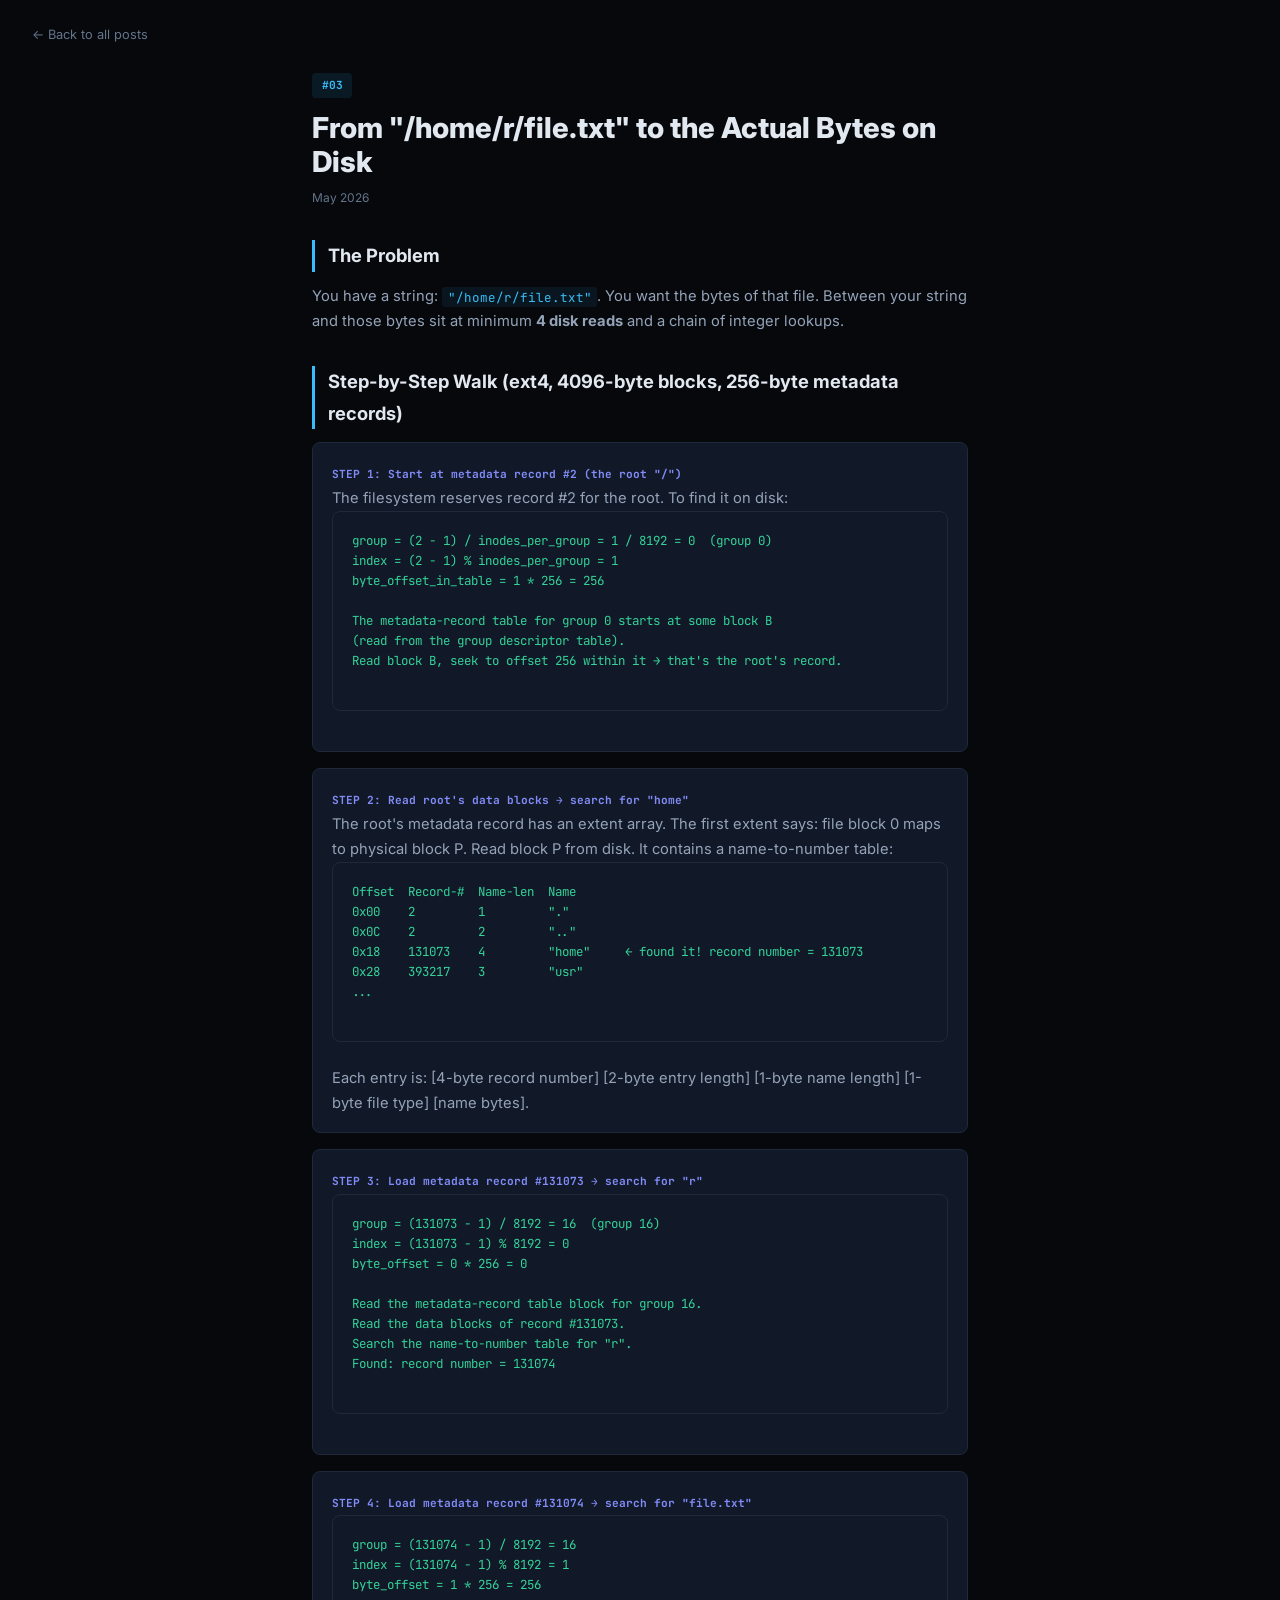
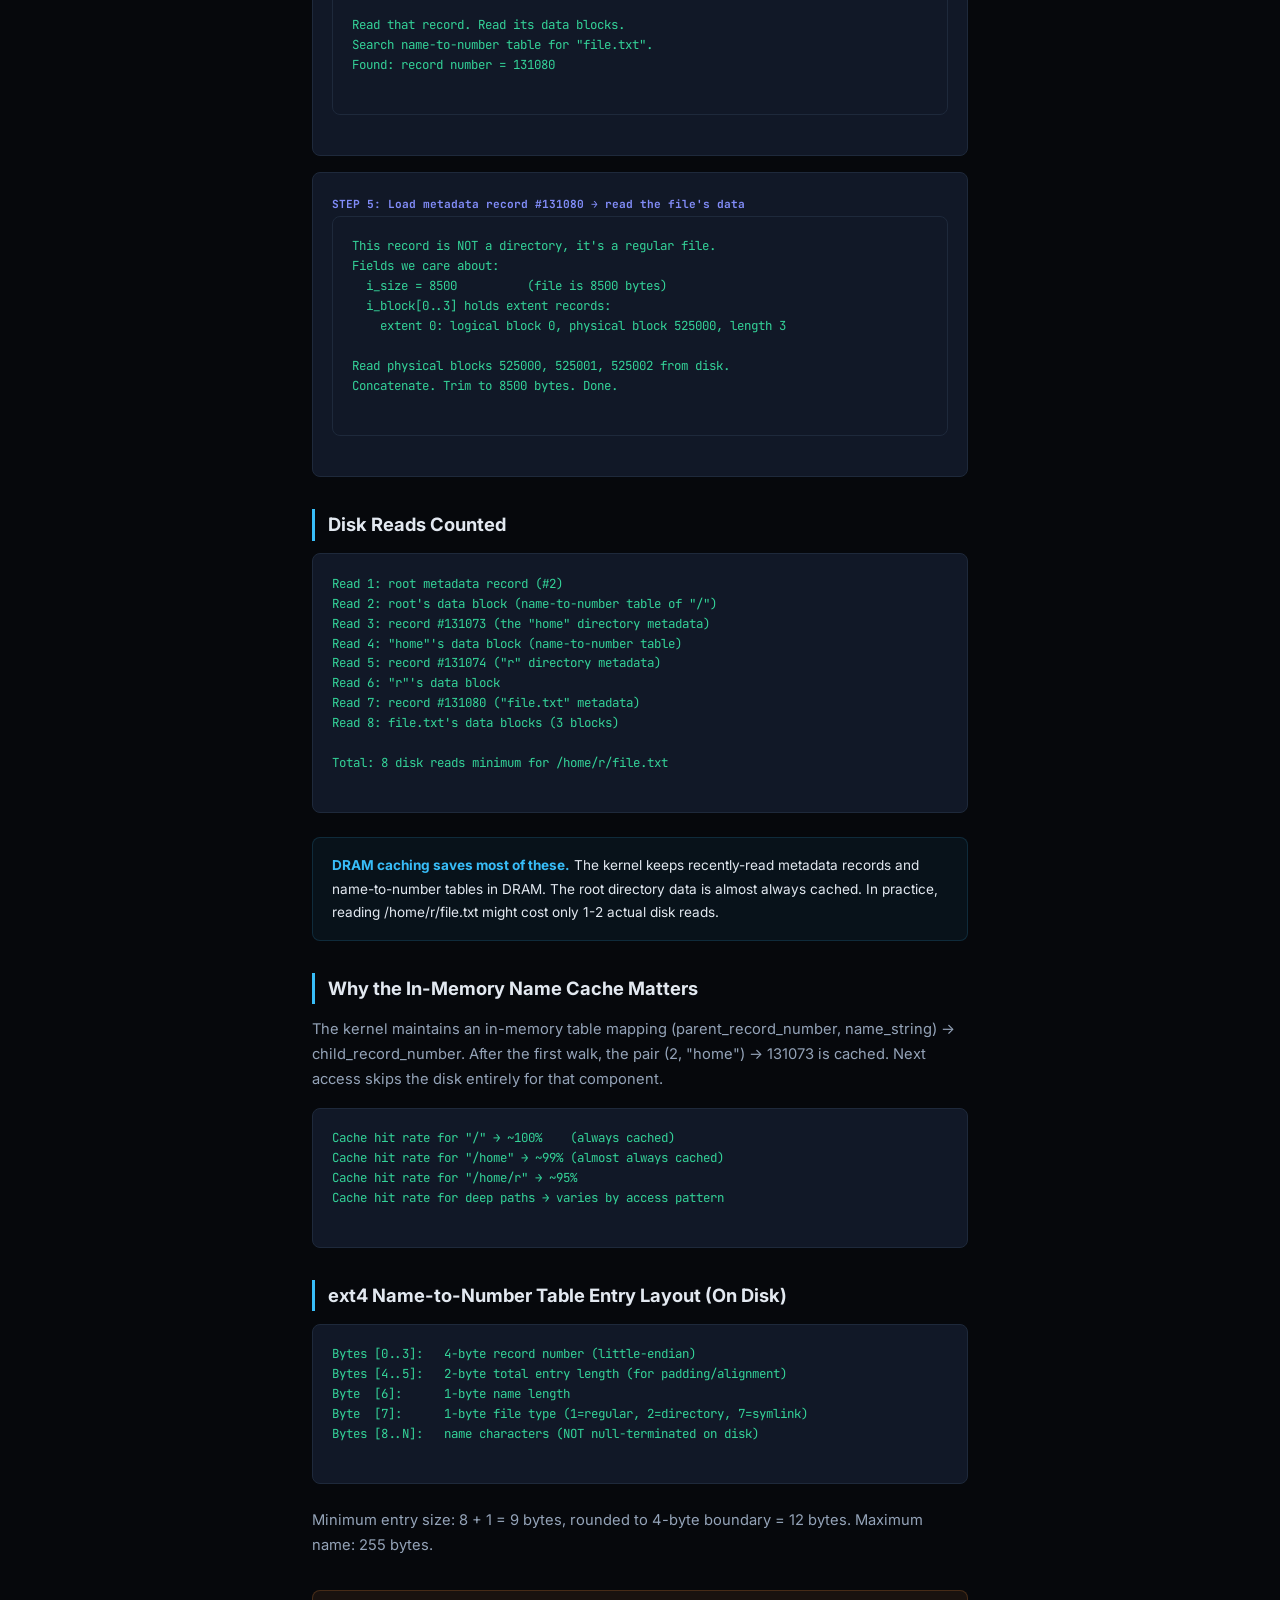
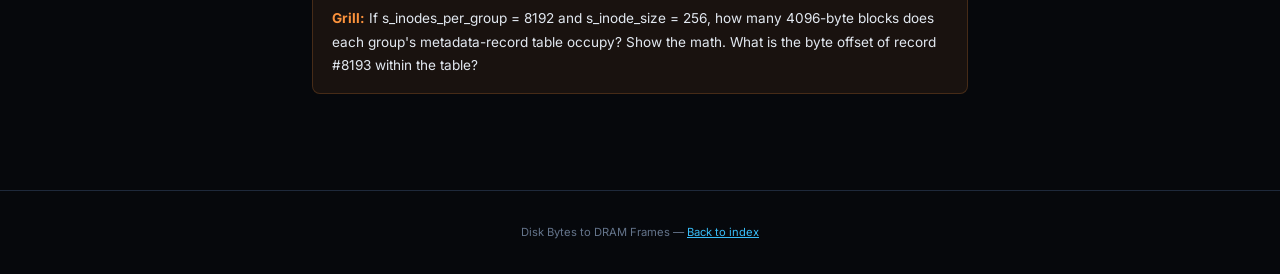
<file: fs-internals/post03-finding-a-file.html>
<!DOCTYPE html>
<html lang="en">
<head>
    <meta charset="UTF-8">
    <meta name="viewport" content="width=device-width, initial-scale=1.0">
    <title>#03: From "/home/r/file.txt" to Actual Bytes on Disk</title>
    <link href="https://fonts.googleapis.com/css2?family=JetBrains+Mono:wght@400;600;700&family=Inter:wght@300;400;500;600;700;800&display=swap" rel="stylesheet">
    <style>
        * { box-sizing: border-box; margin: 0; padding: 0; }
        :root { --bg: #06080c; --bg2: #0c1018; --card: #111827; --border: #1e293b; --t1: #e2e8f0; --t2: #64748b; --t3: #94a3b8; --accent: #38bdf8; --accent2: #818cf8; --green: #34d399; --orange: #fb923c; --accent3: #f472b6; --mono: 'JetBrains Mono', monospace; --sans: 'Inter', sans-serif; }
        body { background: var(--bg); color: var(--t1); font-family: var(--sans); line-height: 1.7; }
        .back { display: inline-flex; align-items: center; gap: 0.4rem; color: var(--t2); text-decoration: none; font-size: 0.8rem; padding: 1.5rem 2rem; }
        .back:hover { color: var(--accent); }
        article { max-width: 720px; margin: 0 auto; padding: 0 2rem 4rem; }
        .post-num { font-family: var(--mono); font-size: 0.7rem; font-weight: 700; color: var(--accent); padding: 0.2rem 0.6rem; background: rgba(56,189,248,0.1); border-radius: 4px; display: inline-block; margin-bottom: 0.8rem; }
        h1 { font-size: 1.8rem; font-weight: 800; line-height: 1.2; margin-bottom: 0.5rem; }
        .date { font-size: 0.75rem; color: var(--t2); margin-bottom: 2rem; }
        h2 { font-size: 1.15rem; font-weight: 700; margin: 2rem 0 0.8rem; border-left: 3px solid var(--accent); padding-left: 0.8rem; }
        p { margin-bottom: 1rem; color: var(--t3); font-size: 0.92rem; }
        pre { background: var(--card); border: 1px solid var(--border); border-radius: 8px; padding: 1.2rem; overflow-x: auto; margin-bottom: 1.5rem; font-family: var(--mono); font-size: 0.78rem; color: var(--green); line-height: 1.6; }
        code { font-family: var(--mono); font-size: 0.85em; background: rgba(56,189,248,0.08); padding: 0.1rem 0.35rem; border-radius: 3px; color: var(--accent); }
        .callout { background: rgba(56,189,248,0.06); border: 1px solid rgba(56,189,248,0.15); border-radius: 8px; padding: 1rem 1.2rem; margin-bottom: 1.5rem; font-size: 0.85rem; }
        .callout strong { color: var(--accent); }
        .grill { background: rgba(251,146,60,0.08); border: 1px solid rgba(251,146,60,0.2); border-radius: 8px; padding: 1rem 1.2rem; margin: 2rem 0; font-size: 0.85rem; }
        .grill strong { color: var(--orange); }
        .step { background: var(--card); border: 1px solid var(--border); border-radius: 8px; padding: 1rem 1.2rem; margin-bottom: 1rem; }
        .step-num { font-family: var(--mono); font-size: 0.7rem; font-weight: 700; color: var(--accent2); }
        .step p { margin-bottom: 0; }
        footer { text-align: center; padding: 2rem; font-size: 0.7rem; color: var(--t2); border-top: 1px solid var(--border); }
    </style>
</head>
<body>
<a href="index.html" class="back">← Back to all posts</a>
<article>
    <span class="post-num">#03</span>
    <h1>From "/home/r/file.txt" to the Actual Bytes on Disk</h1>
    <div class="date">May 2026</div>

    <h2>The Problem</h2>
    <p>You have a string: <code>"/home/r/file.txt"</code>. You want the bytes of that file. Between your string and those bytes sit at minimum <strong>4 disk reads</strong> and a chain of integer lookups.</p>

    <h2>Step-by-Step Walk (ext4, 4096-byte blocks, 256-byte metadata records)</h2>

    <div class="step">
        <span class="step-num">STEP 1: Start at metadata record #2 (the root "/")</span>
        <p>The filesystem reserves record #2 for the root. To find it on disk:</p>
        <pre>
group = (2 - 1) / inodes_per_group = 1 / 8192 = 0  (group 0)
index = (2 - 1) % inodes_per_group = 1
byte_offset_in_table = 1 * 256 = 256

The metadata-record table for group 0 starts at some block B
(read from the group descriptor table).
Read block B, seek to offset 256 within it → that's the root's record.
        </pre>
    </div>

    <div class="step">
        <span class="step-num">STEP 2: Read root's data blocks → search for "home"</span>
        <p>The root's metadata record has an extent array. The first extent says: file block 0 maps to physical block P. Read block P from disk. It contains a name-to-number table:</p>
        <pre>
Offset  Record-#  Name-len  Name
0x00    2         1         "."
0x0C    2         2         ".."
0x18    131073    4         "home"     ← found it! record number = 131073
0x28    393217    3         "usr"
...
        </pre>
        <p>Each entry is: [4-byte record number] [2-byte entry length] [1-byte name length] [1-byte file type] [name bytes].</p>
    </div>

    <div class="step">
        <span class="step-num">STEP 3: Load metadata record #131073 → search for "r"</span>
        <pre>
group = (131073 - 1) / 8192 = 16  (group 16)
index = (131073 - 1) % 8192 = 0
byte_offset = 0 * 256 = 0

Read the metadata-record table block for group 16.
Read the data blocks of record #131073.
Search the name-to-number table for "r".
Found: record number = 131074
        </pre>
    </div>

    <div class="step">
        <span class="step-num">STEP 4: Load metadata record #131074 → search for "file.txt"</span>
        <pre>
group = (131074 - 1) / 8192 = 16
index = (131074 - 1) % 8192 = 1
byte_offset = 1 * 256 = 256

Read that record. Read its data blocks.
Search name-to-number table for "file.txt".
Found: record number = 131080
        </pre>
    </div>

    <div class="step">
        <span class="step-num">STEP 5: Load metadata record #131080 → read the file's data</span>
        <pre>
This record is NOT a directory, it's a regular file.
Fields we care about:
  i_size = 8500          (file is 8500 bytes)
  i_block[0..3] holds extent records:
    extent 0: logical block 0, physical block 525000, length 3

Read physical blocks 525000, 525001, 525002 from disk.
Concatenate. Trim to 8500 bytes. Done.
        </pre>
    </div>

    <h2>Disk Reads Counted</h2>
    <pre>
Read 1: root metadata record (#2)
Read 2: root's data block (name-to-number table of "/")
Read 3: record #131073 (the "home" directory metadata)
Read 4: "home"'s data block (name-to-number table)
Read 5: record #131074 ("r" directory metadata)
Read 6: "r"'s data block
Read 7: record #131080 ("file.txt" metadata)
Read 8: file.txt's data blocks (3 blocks)

Total: 8 disk reads minimum for /home/r/file.txt
    </pre>

    <div class="callout">
        <strong>DRAM caching saves most of these.</strong> The kernel keeps recently-read metadata records and name-to-number tables in DRAM. The root directory data is almost always cached. In practice, reading /home/r/file.txt might cost only 1-2 actual disk reads.
    </div>

    <h2>Why the In-Memory Name Cache Matters</h2>
    <p>The kernel maintains an in-memory table mapping (parent_record_number, name_string) → child_record_number. After the first walk, the pair (2, "home") → 131073 is cached. Next access skips the disk entirely for that component.</p>
    <pre>
Cache hit rate for "/" → ~100%    (always cached)
Cache hit rate for "/home" → ~99% (almost always cached)
Cache hit rate for "/home/r" → ~95%
Cache hit rate for deep paths → varies by access pattern
    </pre>

    <h2>ext4 Name-to-Number Table Entry Layout (On Disk)</h2>
    <pre>
Bytes [0..3]:   4-byte record number (little-endian)
Bytes [4..5]:   2-byte total entry length (for padding/alignment)
Byte  [6]:      1-byte name length
Byte  [7]:      1-byte file type (1=regular, 2=directory, 7=symlink)
Bytes [8..N]:   name characters (NOT null-terminated on disk)
    </pre>
    <p>Minimum entry size: 8 + 1 = 9 bytes, rounded to 4-byte boundary = 12 bytes. Maximum name: 255 bytes.</p>

    <div class="grill">
        <strong>Grill:</strong> If s_inodes_per_group = 8192 and s_inode_size = 256, how many 4096-byte blocks does each group's metadata-record table occupy? Show the math. What is the byte offset of record #8193 within the table?
    </div>
</article>
<footer>Disk Bytes to DRAM Frames — <a href="index.html" style="color:var(--accent);">Back to index</a></footer>
</body>
</html>
</file>
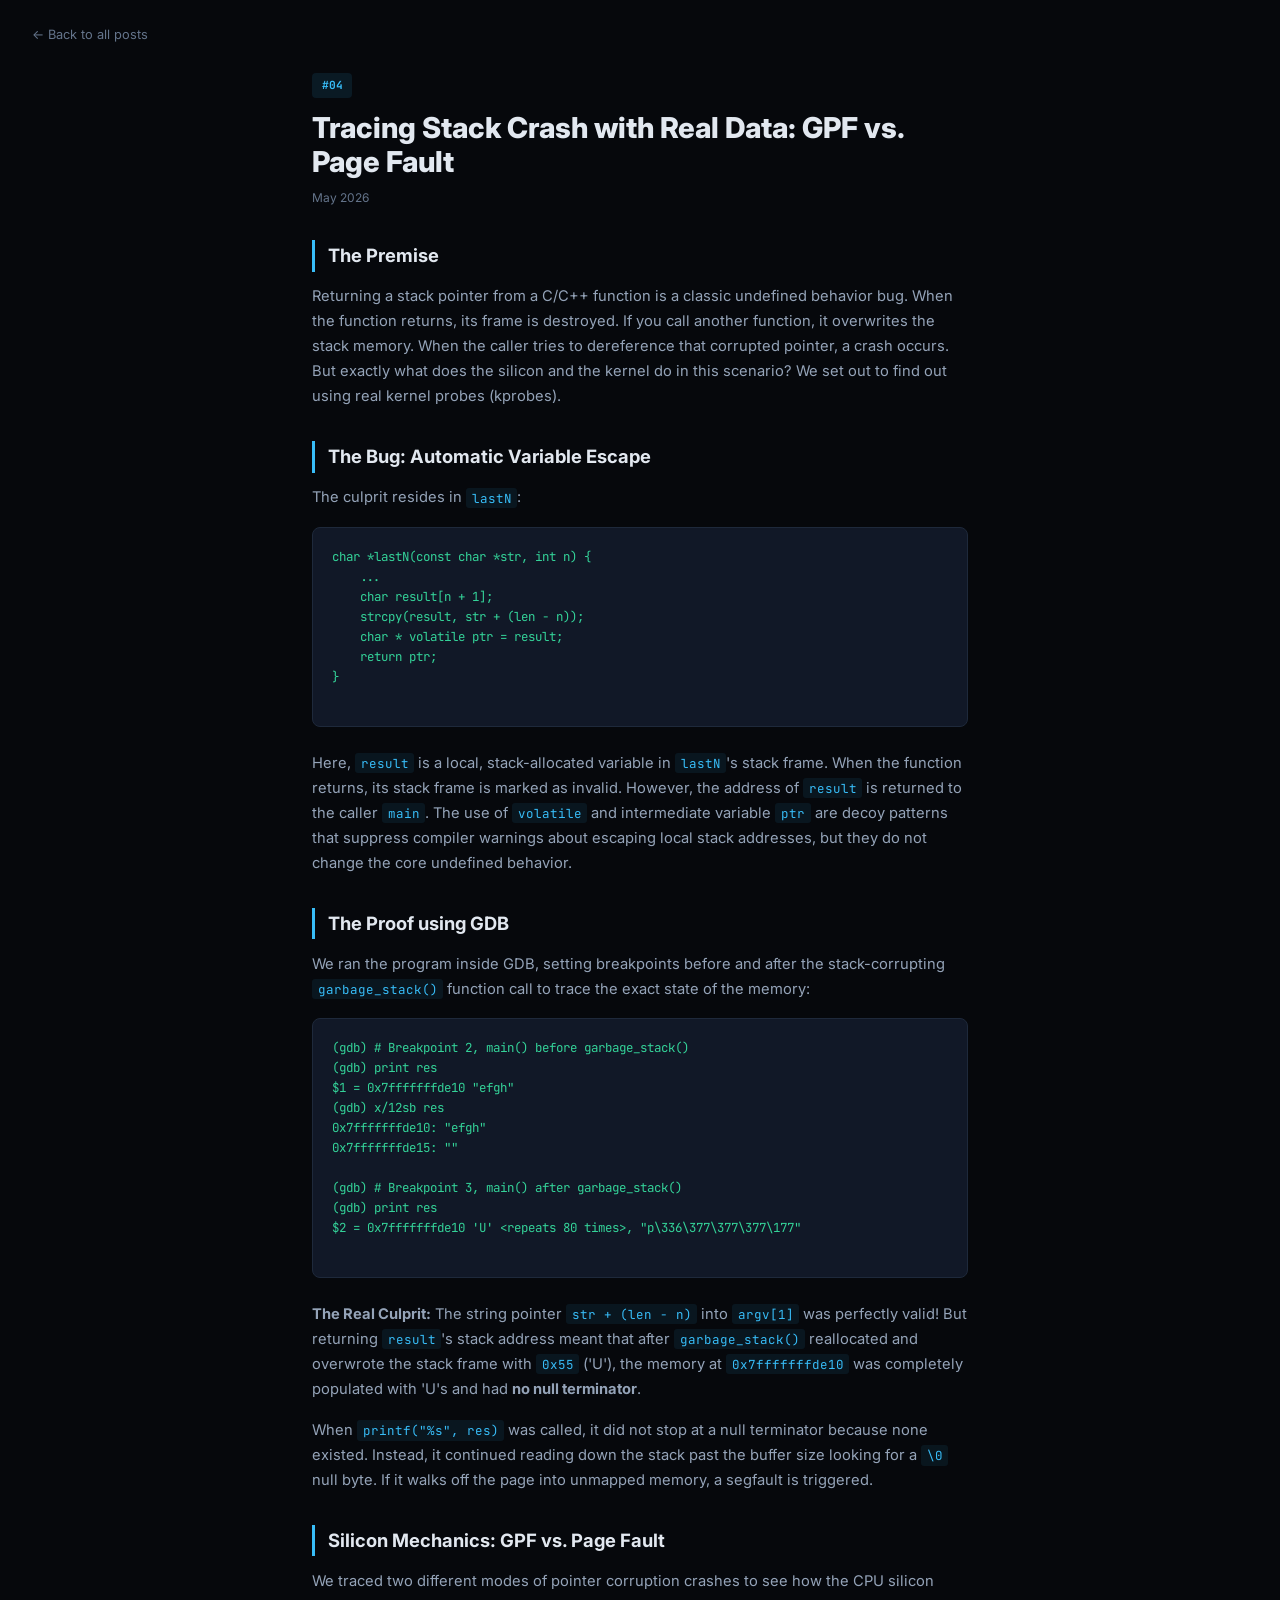
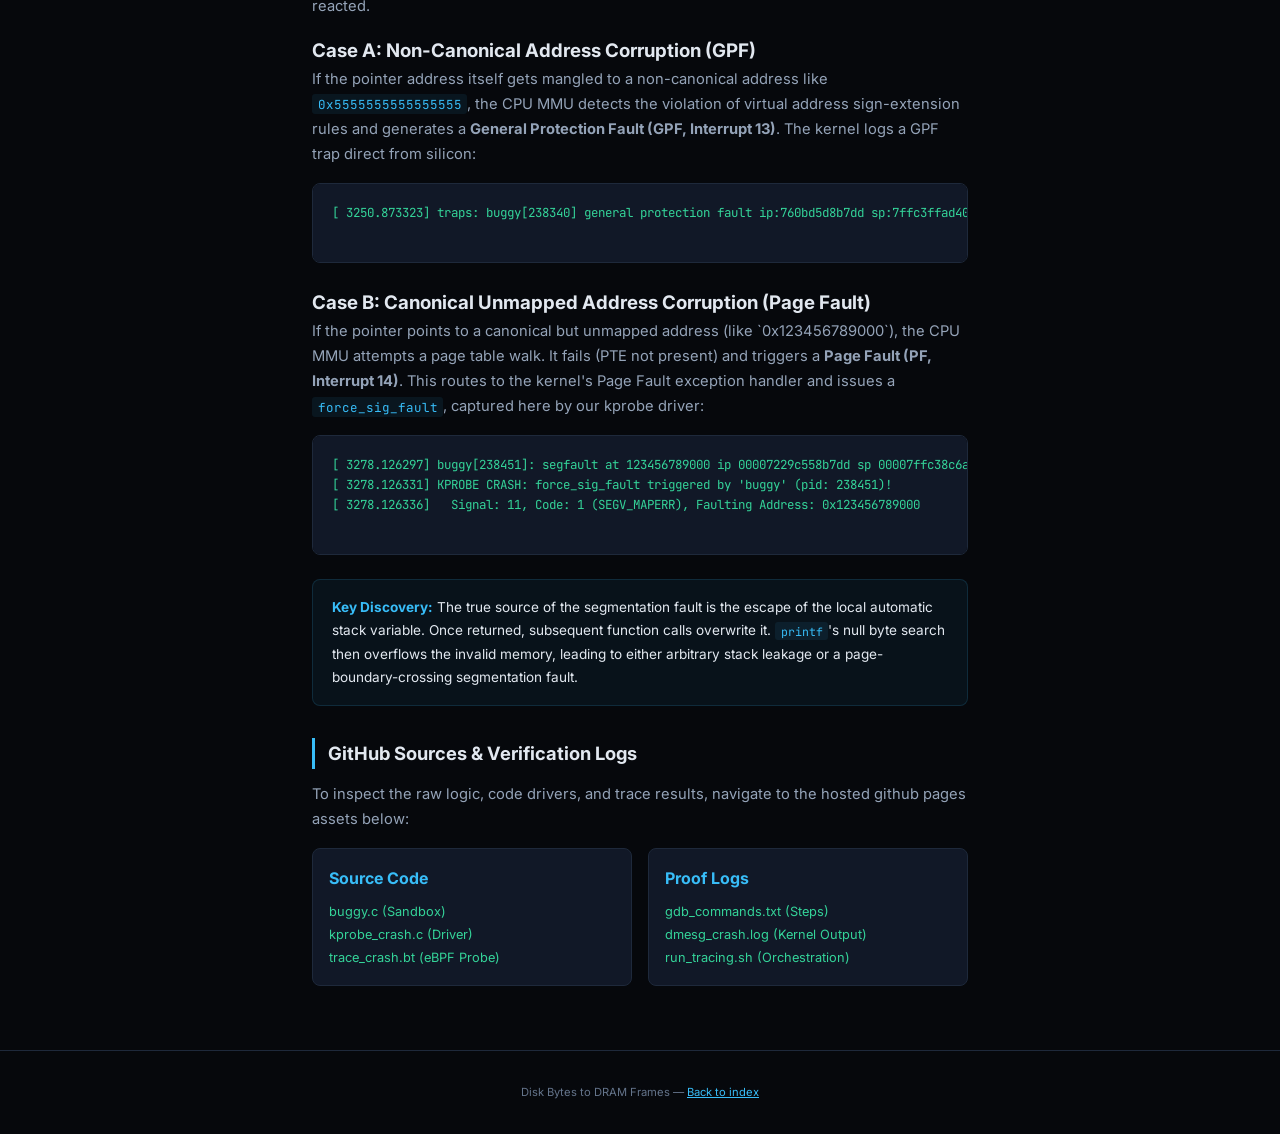
<file: fs-internals/post04-tracing-stack-crash.html>
<!DOCTYPE html>
<html lang="en">
<head>
    <meta charset="UTF-8">
    <meta name="viewport" content="width=device-width, initial-scale=1.0">
    <title>#04: Tracing Stack Crash with Real Data (GPF vs. Page Fault)</title>
    <link href="https://fonts.googleapis.com/css2?family=JetBrains+Mono:wght@400;600;700&family=Inter:wght@300;400;500;600;700;800&display=swap" rel="stylesheet">
    <style>
        * { box-sizing: border-box; margin: 0; padding: 0; }
        :root { --bg: #06080c; --bg2: #0c1018; --card: #111827; --border: #1e293b; --t1: #e2e8f0; --t2: #64748b; --t3: #94a3b8; --accent: #38bdf8; --accent2: #818cf8; --green: #34d399; --orange: #fb923c; --accent3: #f472b6; --mono: 'JetBrains Mono', monospace; --sans: 'Inter', sans-serif; }
        body { background: var(--bg); color: var(--t1); font-family: var(--sans); line-height: 1.7; }
        .back { display: inline-flex; align-items: center; gap: 0.4rem; color: var(--t2); text-decoration: none; font-size: 0.8rem; padding: 1.5rem 2rem; }
        .back:hover { color: var(--accent); }
        article { max-width: 720px; margin: 0 auto; padding: 0 2rem 4rem; }
        .post-num { font-family: var(--mono); font-size: 0.7rem; font-weight: 700; color: var(--accent); padding: 0.2rem 0.6rem; background: rgba(56,189,248,0.1); border-radius: 4px; display: inline-block; margin-bottom: 0.8rem; }
        h1 { font-size: 1.8rem; font-weight: 800; line-height: 1.2; margin-bottom: 0.5rem; }
        .date { font-size: 0.75rem; color: var(--t2); margin-bottom: 2rem; }
        h2 { font-size: 1.15rem; font-weight: 700; margin: 2rem 0 0.8rem; border-left: 3px solid var(--accent); padding-left: 0.8rem; }
        p { margin-bottom: 1rem; color: var(--t3); font-size: 0.92rem; }
        pre { background: var(--card); border: 1px solid var(--border); border-radius: 8px; padding: 1.2rem; overflow-x: auto; margin-bottom: 1.5rem; font-family: var(--mono); font-size: 0.78rem; color: var(--green); line-height: 1.6; }
        code { font-family: var(--mono); font-size: 0.85em; background: rgba(56,189,248,0.08); padding: 0.1rem 0.35rem; border-radius: 3px; color: var(--accent); }
        .callout { background: rgba(56,189,248,0.06); border: 1px solid rgba(56,189,248,0.15); border-radius: 8px; padding: 1rem 1.2rem; margin-bottom: 1.5rem; font-size: 0.85rem; }
        .callout strong { color: var(--accent); }
        .grill { background: rgba(251,146,60,0.08); border: 1px solid rgba(251,146,60,0.2); border-radius: 8px; padding: 1rem 1.2rem; margin: 2rem 0; font-size: 0.85rem; }
        .grill strong { color: var(--orange); }
        .step { background: var(--card); border: 1px solid var(--border); border-radius: 8px; padding: 1rem 1.2rem; margin-bottom: 1rem; }
        .step-num { font-family: var(--mono); font-size: 0.7rem; font-weight: 700; color: var(--accent2); }
        .step p { margin-bottom: 0; }
        footer { text-align: center; padding: 2rem; font-size: 0.7rem; color: var(--t2); border-top: 1px solid var(--border); }
    </style>
</head>
<body>
<a href="index.html" class="back">← Back to all posts</a>
<article>
    <span class="post-num">#04</span>
    <h1>Tracing Stack Crash with Real Data: GPF vs. Page Fault</h1>
    <div class="date">May 2026</div>

    <h2>The Premise</h2>
    <p>Returning a stack pointer from a C/C++ function is a classic undefined behavior bug. When the function returns, its frame is destroyed. If you call another function, it overwrites the stack memory. When the caller tries to dereference that corrupted pointer, a crash occurs. But exactly what does the silicon and the kernel do in this scenario? We set out to find out using real kernel probes (kprobes).</p>

    <h2>The Bug: Automatic Variable Escape</h2>
    <p>The culprit resides in <code>lastN</code>:</p>
    <pre>
char *lastN(const char *str, int n) {
    ...
    char result[n + 1];
    strcpy(result, str + (len - n));
    char * volatile ptr = result;
    return ptr;
}
    </pre>
    <p>Here, <code>result</code> is a local, stack-allocated variable in <code>lastN</code>'s stack frame. When the function returns, its stack frame is marked as invalid. However, the address of <code>result</code> is returned to the caller <code>main</code>. The use of <code>volatile</code> and intermediate variable <code>ptr</code> are decoy patterns that suppress compiler warnings about escaping local stack addresses, but they do not change the core undefined behavior.</p>

    <h2>The Proof using GDB</h2>
    <p>We ran the program inside GDB, setting breakpoints before and after the stack-corrupting <code>garbage_stack()</code> function call to trace the exact state of the memory:</p>
    <pre>
(gdb) # Breakpoint 2, main() before garbage_stack()
(gdb) print res
$1 = 0x7fffffffde10 "efgh"
(gdb) x/12sb res
0x7fffffffde10:	"efgh"
0x7fffffffde15:	""

(gdb) # Breakpoint 3, main() after garbage_stack()
(gdb) print res
$2 = 0x7fffffffde10 'U' &lt;repeats 80 times&gt;, "p\336\377\377\377\177"
    </pre>
    <p><strong>The Real Culprit:</strong> The string pointer <code>str + (len - n)</code> into <code>argv[1]</code> was perfectly valid! But returning <code>result</code>'s stack address meant that after <code>garbage_stack()</code> reallocated and overwrote the stack frame with <code>0x55</code> ('U'), the memory at <code>0x7fffffffde10</code> was completely populated with 'U's and had <strong>no null terminator</strong>.</p>
    <p>When <code>printf("%s", res)</code> was called, it did not stop at a null terminator because none existed. Instead, it continued reading down the stack past the buffer size looking for a <code>\0</code> null byte. If it walks off the page into unmapped memory, a segfault is triggered.</p>

    <h2>Silicon Mechanics: GPF vs. Page Fault</h2>
    <p>We traced two different modes of pointer corruption crashes to see how the CPU silicon reacted.</p>

    <h3>Case A: Non-Canonical Address Corruption (GPF)</h3>
    <p>If the pointer address itself gets mangled to a non-canonical address like <code>0x5555555555555555</code>, the CPU MMU detects the violation of virtual address sign-extension rules and generates a <strong>General Protection Fault (GPF, Interrupt 13)</strong>. The kernel logs a GPF trap direct from silicon:</p>
    <pre>
[ 3250.873323] traps: buggy[238340] general protection fault ip:760bd5d8b7dd sp:7ffc3ffad408 error:0 in libc.so.6
    </pre>

    <h3>Case B: Canonical Unmapped Address Corruption (Page Fault)</h3>
    <p>If the pointer points to a canonical but unmapped address (like `0x123456789000`), the CPU MMU attempts a page table walk. It fails (PTE not present) and triggers a <strong>Page Fault (PF, Interrupt 14)</strong>. This routes to the kernel's Page Fault exception handler and issues a <code>force_sig_fault</code>, captured here by our kprobe driver:</p>
    <pre>
[ 3278.126297] buggy[238451]: segfault at 123456789000 ip 00007229c558b7dd sp 00007ffc38c6a4f8 error 4 in libc.so.6
[ 3278.126331] KPROBE CRASH: force_sig_fault triggered by 'buggy' (pid: 238451)!
[ 3278.126336]   Signal: 11, Code: 1 (SEGV_MAPERR), Faulting Address: 0x123456789000
    </pre>

    <div class="callout">
        <strong>Key Discovery:</strong> The true source of the segmentation fault is the escape of the local automatic stack variable. Once returned, subsequent function calls overwrite it. <code>printf</code>'s null byte search then overflows the invalid memory, leading to either arbitrary stack leakage or a page-boundary-crossing segmentation fault.
    </div>

    <h2>GitHub Sources & Verification Logs</h2>
    <p>To inspect the raw logic, code drivers, and trace results, navigate to the hosted github pages assets below:</p>
    <div style="display: grid; grid-template-columns: 1fr 1fr; gap: 1rem; margin-top: 1rem;">
        <div style="background: var(--card); border: 1px solid var(--border); padding: 1rem; border-radius: 8px;">
            <strong style="color: var(--accent);"><i class="fab fa-github"></i> Source Code</strong>
            <ul style="list-style-type: none; margin-top: 0.5rem; font-size: 0.8rem; line-height: 1.8;">
                <li><a href="https://github.com/raikrahul/raikrahul.github.io/blob/master/src/buggy.c" target="_blank" style="color: var(--green); text-decoration: none;">buggy.c (Sandbox)</a></li>
                <li><a href="https://github.com/raikrahul/raikrahul.github.io/blob/master/src/kprobe_crash.c" target="_blank" style="color: var(--green); text-decoration: none;">kprobe_crash.c (Driver)</a></li>
                <li><a href="https://github.com/raikrahul/raikrahul.github.io/blob/master/src/trace_crash.bt" target="_blank" style="color: var(--green); text-decoration: none;">trace_crash.bt (eBPF Probe)</a></li>
            </ul>
        </div>
        <div style="background: var(--card); border: 1px solid var(--border); padding: 1rem; border-radius: 8px;">
            <strong style="color: var(--accent);"><i class="fas fa-file-invoice"></i> Proof Logs</strong>
            <ul style="list-style-type: none; margin-top: 0.5rem; font-size: 0.8rem; line-height: 1.8;">
                <li><a href="https://github.com/raikrahul/raikrahul.github.io/blob/master/logs/gdb_commands.txt" target="_blank" style="color: var(--green); text-decoration: none;">gdb_commands.txt (Steps)</a></li>
                <li><a href="https://github.com/raikrahul/raikrahul.github.io/blob/master/logs/dmesg_crash.log" target="_blank" style="color: var(--green); text-decoration: none;">dmesg_crash.log (Kernel Output)</a></li>
                <li><a href="https://github.com/raikrahul/raikrahul.github.io/blob/master/src/run_tracing.sh" target="_blank" style="color: var(--green); text-decoration: none;">run_tracing.sh (Orchestration)</a></li>
            </ul>
        </div>
    </div>
</article>
<footer>Disk Bytes to DRAM Frames — <a href="index.html" style="color:var(--accent);">Back to index</a></footer>
</body>
</html>
</file>
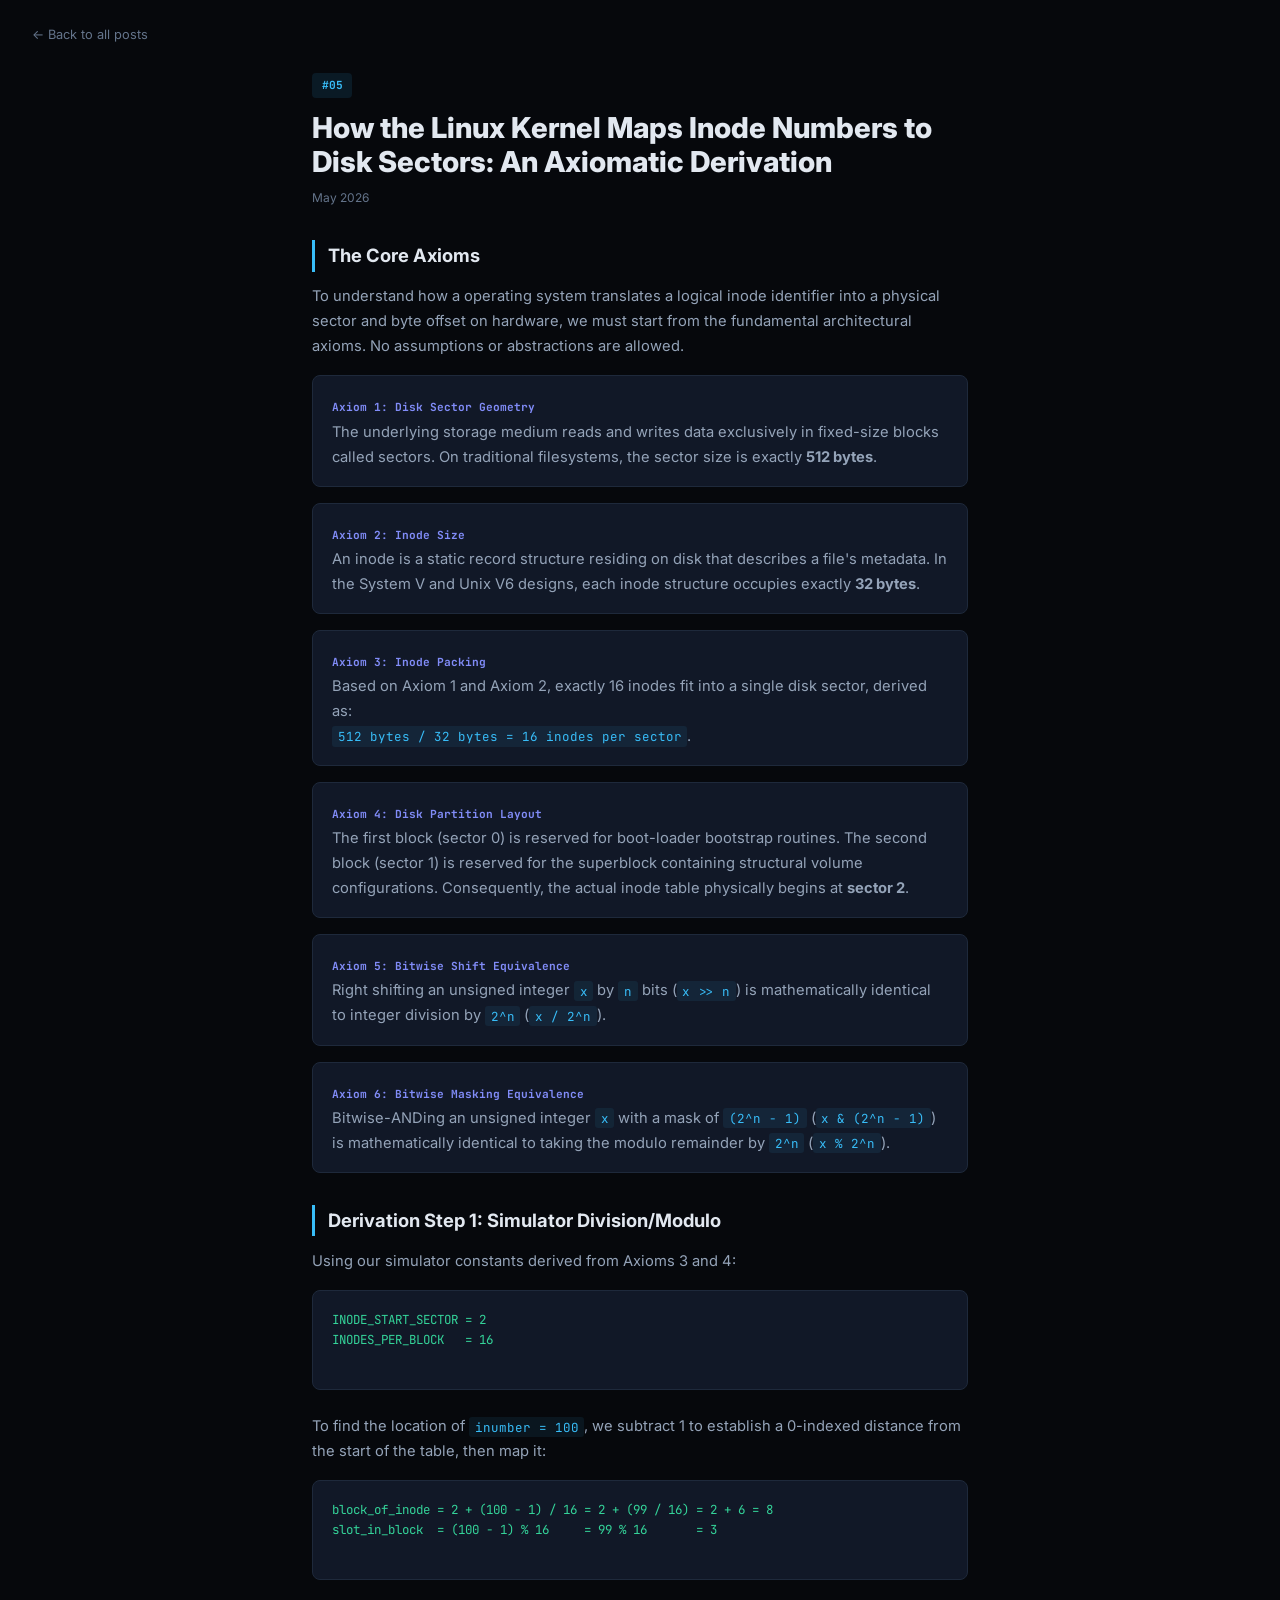
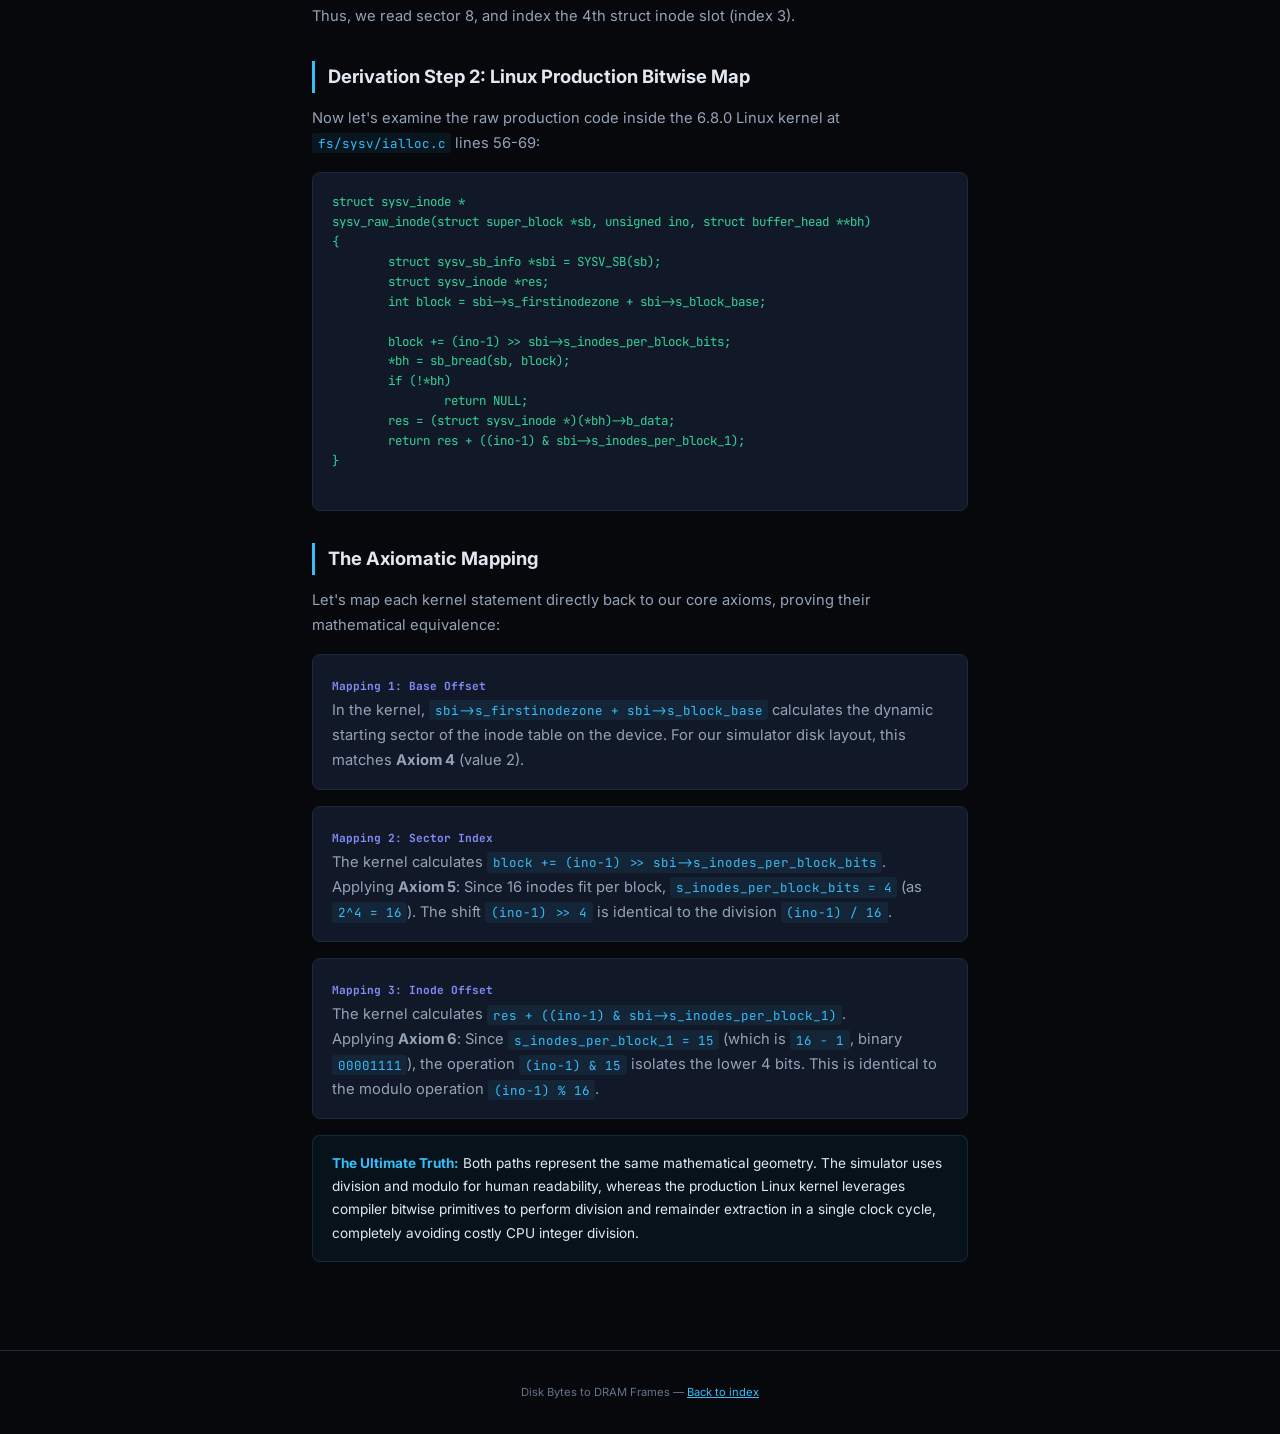
<file: fs-internals/post05-kernel-sysv-iget.html>
<!DOCTYPE html>
<html lang="en">
<head>
    <meta charset="UTF-8">
    <meta name="viewport" content="width=device-width, initial-scale=1.0">
    <title>#05: How the Linux Kernel Maps Inode Numbers to Disk Sectors (V6 vs. System V)</title>
    <link href="https://fonts.googleapis.com/css2?family=JetBrains+Mono:wght@400;600;700&family=Inter:wght@300;400;500;600;700;800&display=swap" rel="stylesheet">
    <style>
        * { box-sizing: border-box; margin: 0; padding: 0; }
        :root { --bg: #06080c; --bg2: #0c1018; --card: #111827; --border: #1e293b; --t1: #e2e8f0; --t2: #64748b; --t3: #94a3b8; --accent: #38bdf8; --accent2: #818cf8; --green: #34d399; --orange: #fb923c; --accent3: #f472b6; --mono: 'JetBrains Mono', monospace; --sans: 'Inter', sans-serif; }
        body { background: var(--bg); color: var(--t1); font-family: var(--sans); line-height: 1.7; }
        .back { display: inline-flex; align-items: center; gap: 0.4rem; color: var(--t2); text-decoration: none; font-size: 0.8rem; padding: 1.5rem 2rem; }
        .back:hover { color: var(--accent); }
        article { max-width: 720px; margin: 0 auto; padding: 0 2rem 4rem; }
        .post-num { font-family: var(--mono); font-size: 0.7rem; font-weight: 700; color: var(--accent); padding: 0.2rem 0.6rem; background: rgba(56,189,248,0.1); border-radius: 4px; display: inline-block; margin-bottom: 0.8rem; }
        h1 { font-size: 1.8rem; font-weight: 800; line-height: 1.2; margin-bottom: 0.5rem; }
        .date { font-size: 0.75rem; color: var(--t2); margin-bottom: 2rem; }
        h2 { font-size: 1.15rem; font-weight: 700; margin: 2rem 0 0.8rem; border-left: 3px solid var(--accent); padding-left: 0.8rem; }
        p { margin-bottom: 1rem; color: var(--t3); font-size: 0.92rem; }
        pre { background: var(--card); border: 1px solid var(--border); border-radius: 8px; padding: 1.2rem; overflow-x: auto; margin-bottom: 1.5rem; font-family: var(--mono); font-size: 0.78rem; color: var(--green); line-height: 1.6; }
        code { font-family: var(--mono); font-size: 0.85em; background: rgba(56,189,248,0.08); padding: 0.1rem 0.35rem; border-radius: 3px; color: var(--accent); }
        .callout { background: rgba(56,189,248,0.06); border: 1px solid rgba(56,189,248,0.15); border-radius: 8px; padding: 1rem 1.2rem; margin-bottom: 1.5rem; font-size: 0.85rem; }
        .callout strong { color: var(--accent); }
        .grill { background: rgba(251,146,60,0.08); border: 1px solid rgba(251,146,60,0.2); border-radius: 8px; padding: 1rem 1.2rem; margin: 2rem 0; font-size: 0.85rem; }
        .grill strong { color: var(--orange); }
        .step { background: var(--card); border: 1px solid var(--border); border-radius: 8px; padding: 1rem 1.2rem; margin-bottom: 1rem; }
        .step-num { font-family: var(--mono); font-size: 0.7rem; font-weight: 700; color: var(--accent2); }
        .step p { margin-bottom: 0; }
        footer { text-align: center; padding: 2rem; font-size: 0.7rem; color: var(--t2); border-top: 1px solid var(--border); }
    </style>
</head>
<body>
<a href="index.html" class="back">← Back to all posts</a>
<article>
    <span class="post-num">#05</span>
    <h1>How the Linux Kernel Maps Inode Numbers to Disk Sectors: An Axiomatic Derivation</h1>
    <div class="date">May 2026</div>

    <h2>The Core Axioms</h2>
    <p>To understand how a operating system translates a logical inode identifier into a physical sector and byte offset on hardware, we must start from the fundamental architectural axioms. No assumptions or abstractions are allowed.</p>

    <div class="step">
        <span class="step-num">Axiom 1: Disk Sector Geometry</span>
        <p>The underlying storage medium reads and writes data exclusively in fixed-size blocks called sectors. On traditional filesystems, the sector size is exactly <strong>512 bytes</strong>.</p>
    </div>

    <div class="step">
        <span class="step-num">Axiom 2: Inode Size</span>
        <p>An inode is a static record structure residing on disk that describes a file's metadata. In the System V and Unix V6 designs, each inode structure occupies exactly <strong>32 bytes</strong>.</p>
    </div>

    <div class="step">
        <span class="step-num">Axiom 3: Inode Packing</span>
        <p>Based on Axiom 1 and Axiom 2, exactly 16 inodes fit into a single disk sector, derived as:<br>
        <code>512 bytes / 32 bytes = 16 inodes per sector</code>.</p>
    </div>

    <div class="step">
        <span class="step-num">Axiom 4: Disk Partition Layout</span>
        <p>The first block (sector 0) is reserved for boot-loader bootstrap routines. The second block (sector 1) is reserved for the superblock containing structural volume configurations. Consequently, the actual inode table physically begins at <strong>sector 2</strong>.</p>
    </div>

    <div class="step">
        <span class="step-num">Axiom 5: Bitwise Shift Equivalence</span>
        <p>Right shifting an unsigned integer <code>x</code> by <code>n</code> bits (<code>x >> n</code>) is mathematically identical to integer division by <code>2^n</code> (<code>x / 2^n</code>).</p>
    </div>

    <div class="step">
        <span class="step-num">Axiom 6: Bitwise Masking Equivalence</span>
        <p>Bitwise-ANDing an unsigned integer <code>x</code> with a mask of <code>(2^n - 1)</code> (<code>x & (2^n - 1)</code>) is mathematically identical to taking the modulo remainder by <code>2^n</code> (<code>x % 2^n</code>).</p>
    </div>

    <h2>Derivation Step 1: Simulator Division/Modulo</h2>
    <p>Using our simulator constants derived from Axioms 3 and 4:</p>
    <pre>
INODE_START_SECTOR = 2
INODES_PER_BLOCK   = 16
    </pre>
    <p>To find the location of <code>inumber = 100</code>, we subtract 1 to establish a 0-indexed distance from the start of the table, then map it:</p>
    <pre>
block_of_inode = 2 + (100 - 1) / 16 = 2 + (99 / 16) = 2 + 6 = 8
slot_in_block  = (100 - 1) % 16     = 99 % 16       = 3
    </pre>
    <p>Thus, we read sector 8, and index the 4th struct inode slot (index 3).</p>

    <h2>Derivation Step 2: Linux Production Bitwise Map</h2>
    <p>Now let's examine the raw production code inside the 6.8.0 Linux kernel at <code>fs/sysv/ialloc.c</code> lines 56-69:</p>
    <pre>
struct sysv_inode *
sysv_raw_inode(struct super_block *sb, unsigned ino, struct buffer_head **bh)
{
	struct sysv_sb_info *sbi = SYSV_SB(sb);
	struct sysv_inode *res;
	int block = sbi->s_firstinodezone + sbi->s_block_base;

	block += (ino-1) >> sbi->s_inodes_per_block_bits;
	*bh = sb_bread(sb, block);
	if (!*bh)
		return NULL;
	res = (struct sysv_inode *)(*bh)->b_data;
	return res + ((ino-1) & sbi->s_inodes_per_block_1);
}
    </pre>

    <h2>The Axiomatic Mapping</h2>
    <p>Let's map each kernel statement directly back to our core axioms, proving their mathematical equivalence:</p>

    <div class="step">
        <span class="step-num">Mapping 1: Base Offset</span>
        <p>In the kernel, <code>sbi->s_firstinodezone + sbi->s_block_base</code> calculates the dynamic starting sector of the inode table on the device. For our simulator disk layout, this matches <strong>Axiom 4</strong> (value 2).</p>
    </div>

    <div class="step">
        <span class="step-num">Mapping 2: Sector Index</span>
        <p>The kernel calculates <code>block += (ino-1) >> sbi->s_inodes_per_block_bits</code>.<br>
        Applying <strong>Axiom 5</strong>: Since 16 inodes fit per block, <code>s_inodes_per_block_bits = 4</code> (as <code>2^4 = 16</code>). The shift <code>(ino-1) >> 4</code> is identical to the division <code>(ino-1) / 16</code>.</p>
    </div>

    <div class="step">
        <span class="step-num">Mapping 3: Inode Offset</span>
        <p>The kernel calculates <code>res + ((ino-1) & sbi->s_inodes_per_block_1)</code>.<br>
        Applying <strong>Axiom 6</strong>: Since <code>s_inodes_per_block_1 = 15</code> (which is <code>16 - 1</code>, binary <code>00001111</code>), the operation <code>(ino-1) & 15</code> isolates the lower 4 bits. This is identical to the modulo operation <code>(ino-1) % 16</code>.</p>
    </div>

    <div class="callout">
        <strong>The Ultimate Truth:</strong> Both paths represent the same mathematical geometry. The simulator uses division and modulo for human readability, whereas the production Linux kernel leverages compiler bitwise primitives to perform division and remainder extraction in a single clock cycle, completely avoiding costly CPU integer division.
    </div>
</article>
<footer>Disk Bytes to DRAM Frames — <a href="index.html" style="color:var(--accent);">Back to index</a></footer>
</body>
</html>
</file>
